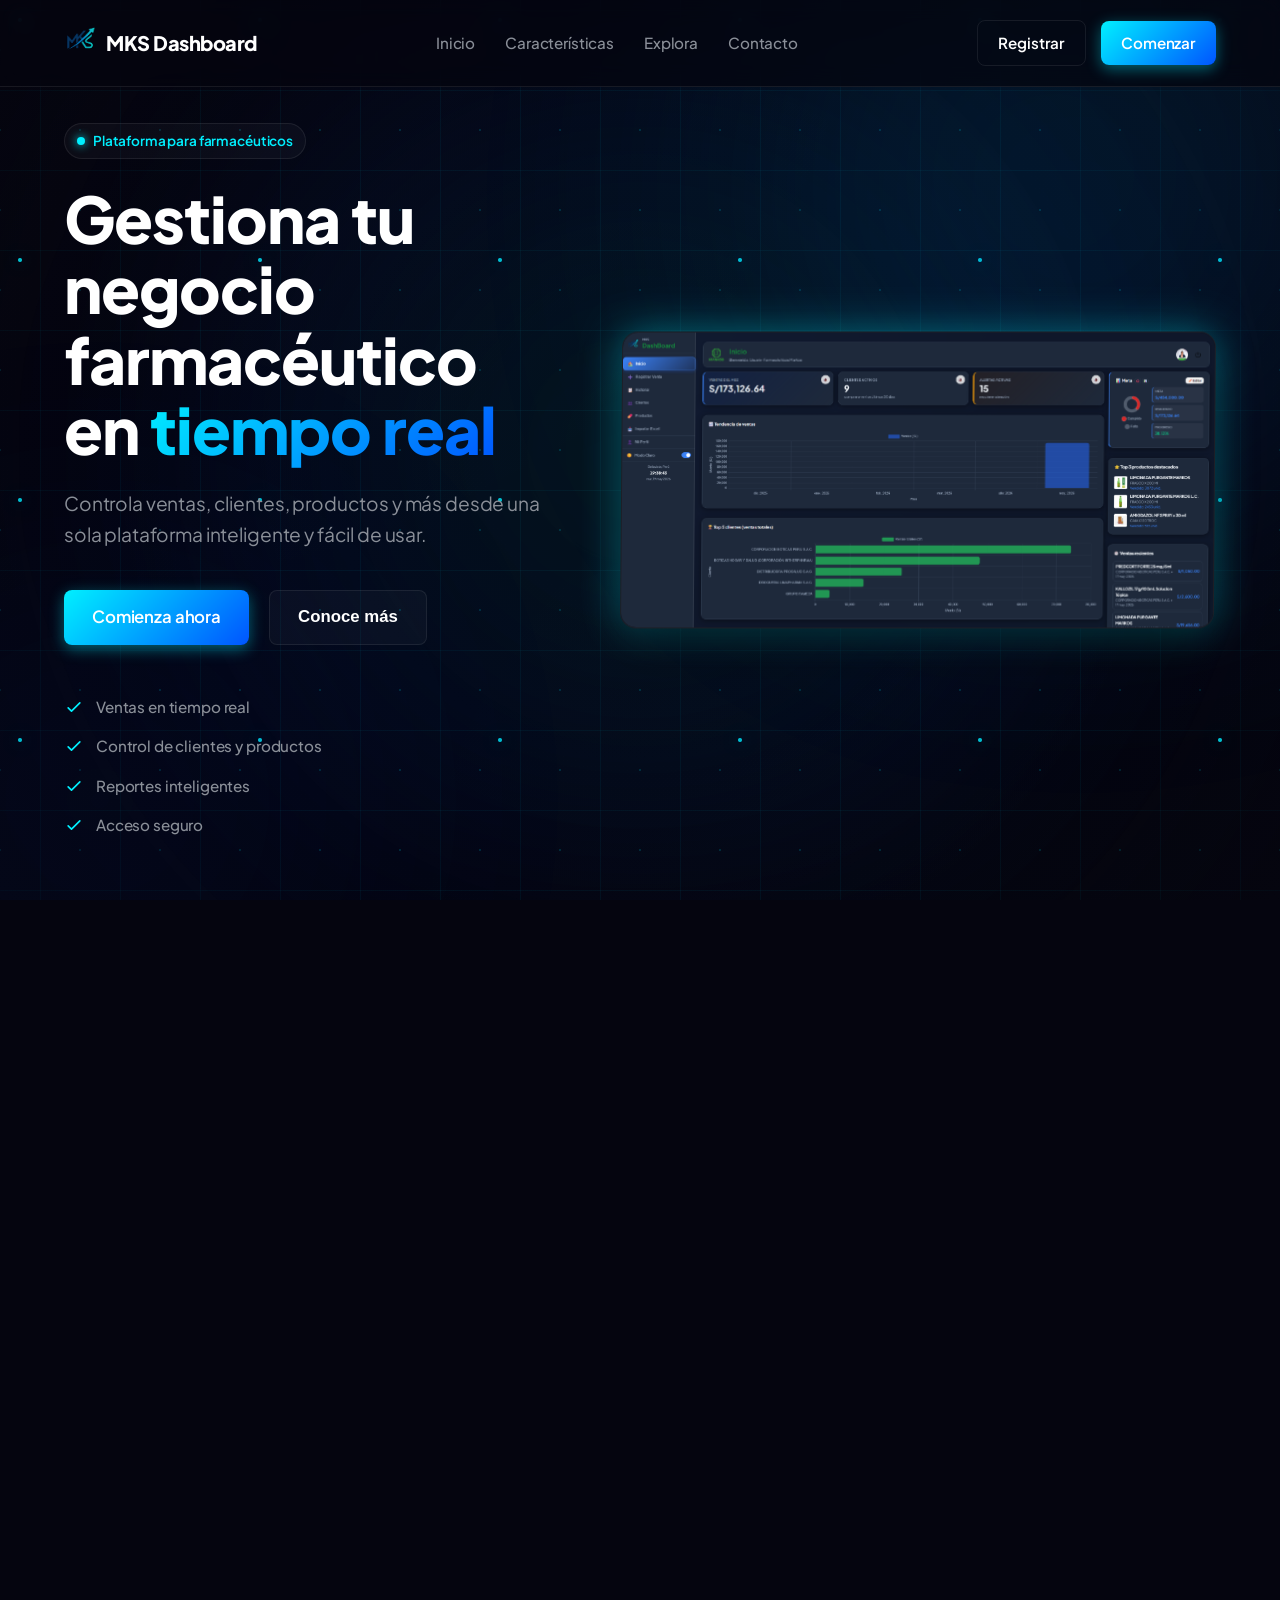
<file: index.html>
<!doctype html>
<html lang="es">
<head>
  <meta charset="utf-8" />
  <meta name="viewport" content="width=device-width, initial-scale=1, maximum-scale=5" />
  <meta name="description" content="MKS Dashboard - Gestión farmacéutica inteligente en tiempo real" />
  <meta name="theme-color" content="#2563eb" />
  <link rel="icon" href="/favicon.ico" type="image/x-icon" />
  <title>MKS Dashboard - Plataforma para Farmacéuticos</title>
  
  <!-- Open Graph / Facebook -->
  <meta property="og:type" content="website">
  <meta property="og:title" content="MKS Dashboard - Gestión Farmacéutica">
  <meta property="og:description" content="Controla ventas, clientes y productos en tiempo real.">
  <meta property="og:image" content="/assets/metatag.png">

  <!-- Twitter -->
  <meta property="twitter:card" content="summary_large_image">
  <meta property="twitter:title" content="MKS Dashboard - Gestión Farmacéutica">
  <meta property="twitter:description" content="Controla ventas, clientes y productos en tiempo real.">
  <meta property="twitter:image" content="/assets/metatag.png">

  <link rel="preconnect" href="https://fonts.googleapis.com">
  <link rel="preconnect" href="https://fonts.gstatic.com" crossorigin>
  <link href="https://fonts.googleapis.com/css2?family=Plus+Jakarta+Sans:wght@400;500;600;700;800&display=swap" rel="stylesheet">
  
  <!-- Estilos base del sistema -->
  <link rel="stylesheet" href="/src/css/style.css" />
  
  <style>
    :root {
      --bg-base: #05050f;
      --bg-surface: #0a0b14;
      --text-main: #ffffff;
      --text-muted: #8a8f98;
      --accent-glow: rgba(0, 240, 255, 0.4);
      --accent-gradient: linear-gradient(135deg, #00f0ff 0%, #0055ff 100%);
      --glass-border: rgba(255, 255, 255, 0.08);
      --glass-bg: rgba(255, 255, 255, 0.03);
    }
    
    * {
      box-sizing: border-box;
      margin: 0;
      padding: 0;
    }

    html {
      scroll-behavior: smooth;
      overflow-x: hidden;
      width: 100%;
    }

    body {
      background-color: var(--bg-base);
      color: var(--text-main);
      line-height: 1.6;
      overflow-x: hidden;
      width: 100%;
      position: relative;
    }

    /* Ambient Glow Background */
    .ambient-glow {
      position: absolute;
      width: 600px;
      height: 600px;
      background: var(--accent-gradient);
      filter: blur(150px);
      border-radius: 50%;
      opacity: 0.15;
      z-index: -1;
      top: -100px;
      right: -100px;
      pointer-events: none;
    }
    
    .ambient-glow-left {
      position: absolute;
      width: 400px;
      height: 400px;
      background: #0055ff;
      filter: blur(150px);
      border-radius: 50%;
      opacity: 0.1;
      z-index: -1;
      bottom: -100px;
      left: -100px;
      pointer-events: none;
    }

    /* Navbar */
    .navbar {
      display: flex;
      justify-content: space-between;
      align-items: center;
      padding: 20px 5%;
      background: rgba(5, 5, 15, 0.7);
      backdrop-filter: blur(12px);
      -webkit-backdrop-filter: blur(12px);
      border-bottom: 1px solid var(--glass-border);
      position: fixed;
      width: 100%;
      top: 0;
      z-index: 100;
    }

    .nav-logo {
      font-weight: 800;
      font-size: 1.25rem;
      letter-spacing: -0.5px;
      display: flex;
      align-items: center;
      gap: 10px;
      cursor: pointer;
    }

    .nav-logo img {
      width: 32px;
      height: 32px;
    }

    .nav-links {
      display: flex;
      gap: 30px;
    }

    .nav-links a {
      color: var(--text-muted);
      text-decoration: none;
      font-weight: 500;
      font-size: 0.95rem;
      transition: color 0.3s ease;
    }

    .nav-links a:hover {
      color: var(--text-main);
    }

    .nav-actions {
      display: flex;
      gap: 15px;
      align-items: center;
    }

    /* Buttons */
    .btn-landing {
      padding: 10px 20px;
      border-radius: 8px;
      font-weight: 600;
      font-size: 0.95rem;
      cursor: pointer;
      transition: all 0.3s ease;
      border: none;
      text-decoration: none;
      display: inline-flex;
      align-items: center;
      justify-content: center;
    }

    .btn-outline {
      background: transparent;
      color: var(--text-main);
      border: 1px solid var(--glass-border);
    }

    .btn-outline:hover {
      background: var(--glass-bg);
      border-color: rgba(255,255,255,0.2);
    }

    .btn-primary {
      background: var(--accent-gradient);
      color: #fff;
      box-shadow: 0 4px 15px var(--accent-glow);
    }

    .btn-primary:hover {
      transform: translateY(-2px);
      box-shadow: 0 6px 20px rgba(0, 240, 255, 0.6);
    }
    
    .btn-secondary-landing {
      background: var(--glass-bg);
      color: var(--text-main);
      border: 1px solid var(--glass-border);
    }
    
    .btn-secondary-landing:hover {
      background: rgba(255, 255, 255, 0.08);
      transform: translateY(-2px);
    }

    /* Hero Section */
    .hero {
      min-height: 100svh;
      display: flex;
      align-items: center;
      padding: 120px 5% 60px;
      position: relative;
    }

    .hero-container {
      display: flex;
      align-items: center;
      gap: 60px;
      max-width: 1400px;
      margin: 0 auto;
      width: 100%;
    }

    .hero-content {
      flex: 1;
      max-width: 600px;
      z-index: 2;
    }

    .badge-landing {
      display: inline-flex;
      align-items: center;
      gap: 8px;
      padding: 6px 12px;
      background: var(--glass-bg);
      border: 1px solid var(--glass-border);
      border-radius: 100px;
      font-size: 0.85rem;
      font-weight: 600;
      color: #00f0ff;
      margin-bottom: 24px;
    }
    
    .badge-dot {
      width: 8px;
      height: 8px;
      background: #00f0ff;
      border-radius: 50%;
      box-shadow: 0 0 10px #00f0ff;
    }

    .hero-title {
      font-size: 4rem;
      font-weight: 800;
      line-height: 1.1;
      margin-bottom: 24px;
      letter-spacing: -1px;
    }

    .text-gradient {
      background: var(--accent-gradient);
      -webkit-background-clip: text;
      -webkit-text-fill-color: transparent;
      background-clip: text;
    }

    .hero-subtitle {
      font-size: 1.2rem;
      color: var(--text-muted);
      margin-bottom: 40px;
      font-weight: 400;
    }

    .hero-actions {
      display: flex;
      gap: 20px;
      margin-bottom: 50px;
    }

    .hero-actions .btn-landing {
      padding: 14px 28px;
      font-size: 1.05rem;
    }

    .feature-icons-landing {
      display: flex;
      flex-direction: column;
      gap: 15px;
    }

    .feature-item-landing {
      display: flex;
      align-items: center;
      gap: 12px;
      font-size: 0.95rem;
      color: var(--text-muted);
      font-weight: 500;
    }
    
    .feature-item-landing svg {
      color: #00f0ff;
      width: 20px;
      height: 20px;
    }

    /* Hero Mockup */
    .hero-visual {
      flex: 1.2;
      position: relative;
      perspective: 1000px;
    }

    .dashboard-mockup {
      width: 100%;
      height: auto;
      border-radius: 16px;
      border: 1px solid var(--glass-border);
      box-shadow: 0 25px 50px -12px rgba(0, 0, 0, 0.5), 0 0 40px var(--accent-glow);
      transform: rotateY(-5deg) rotateX(5deg);
      transition: transform 0.5s ease;
      background: var(--bg-surface);
      display: block;
    }

    .hero-visual:hover .dashboard-mockup {
      transform: rotateY(0deg) rotateX(0deg);
    }

    /* Features Section */
    .features-landing {
      padding: 100px 5%;
      background: var(--bg-surface);
      position: relative;
      z-index: 2;
    }

    .features-header {
      text-align: center;
      max-width: 600px;
      margin: 0 auto 60px;
    }

    .features-title {
      font-size: 2.5rem;
      font-weight: 700;
      margin-bottom: 16px;
    }

    .features-subtitle {
      color: var(--text-muted);
      font-size: 1.1rem;
    }

    .features-grid {
      display: grid;
      grid-template-columns: repeat(auto-fit, minmax(240px, 1fr));
      gap: 20px;
      max-width: 1200px;
      margin: 0 auto;
    }

    .feature-card-landing {
      background: var(--glass-bg);
      border: 1px solid var(--glass-border);
      border-radius: 16px;
      padding: 40px 30px;
      transition: all 0.3s ease;
      position: relative;
      overflow: hidden;
    }
    
    .feature-card-landing::before {
      content: '';
      position: absolute;
      top: 0;
      left: 0;
      width: 100%;
      height: 2px;
      background: var(--accent-gradient);
      opacity: 0;
      transition: opacity 0.3s ease;
    }

    .feature-card-landing:hover {
      transform: translateY(-5px);
      background: rgba(255, 255, 255, 0.05);
      border-color: rgba(255, 255, 255, 0.1);
    }
    
    .feature-card-landing:hover::before {
      opacity: 1;
    }

    .feature-screenshot {
      width: 100%;
      height: 180px;
      object-fit: cover;
      object-position: top;
      border-radius: 12px;
      margin-bottom: 24px;
      border: 1px solid var(--glass-border);
      transition: transform 0.6s cubic-bezier(0.16, 1, 0.3, 1), box-shadow 0.6s ease;
      background: var(--bg-surface);
      box-shadow: 0 4px 15px rgba(0,0,0,0.3);
    }

    .feature-card-landing:hover .feature-screenshot {
      transform: scale(1.08) translateY(-12px) rotate(1deg);
      box-shadow: 0 20px 40px rgba(0, 240, 255, 0.25);
      border-color: rgba(0, 240, 255, 0.5);
    }

    /* Scroll Reveal Animation Styles */
    .reveal-on-scroll {
      opacity: 0;
      transform: translateY(30px);
      transition: opacity 1s cubic-bezier(0.2, 0.8, 0.2, 1), 
                  transform 1s cubic-bezier(0.2, 0.8, 0.2, 1);
      will-change: opacity, transform;
    }

    .reveal-on-scroll.is-visible {
      opacity: 1;
      transform: translateY(0);
    }

    .delay-100 { transition-delay: 100ms; }
    .delay-200 { transition-delay: 200ms; }
    .delay-300 { transition-delay: 300ms; }
    .delay-400 { transition-delay: 400ms; }
    .delay-500 { transition-delay: 500ms; }

    .feature-card-landing h3 {
      font-size: 1.3rem;
      margin-bottom: 12px;
      font-weight: 600;
    }

    .feature-card-landing p {
      color: var(--text-muted);
      font-size: 0.95rem;
      line-height: 1.6;
    }

    /* Footer */
    .footer-landing {
      padding: 40px 5%;
      text-align: center;
      border-top: 1px solid var(--glass-border);
      color: var(--text-muted);
      font-size: 0.9rem;
    }

    @media (max-width: 992px) {
      .hero-container {
        flex-direction: column;
        text-align: center;
        gap: 40px;
      }
      .hero-content {
        display: flex;
        flex-direction: column;
        align-items: center;
      }
      .hero-title {
        font-size: 3rem;
      }
      .hero-visual {
        width: 100%;
      }
      .dashboard-mockup {
        transform: none;
      }
      .nav-links {
        display: none;
      }
    }

    /* Animated Tech Lines Background (AI Interface Style) */
    .animated-lines {
      position: fixed;
      inset: 0;
      z-index: -2;
      overflow: hidden;
      pointer-events: none;
      background: radial-gradient(circle at 50% 50%, rgba(5, 5, 15, 0) 0%, var(--bg-base) 100%);
    }

    .animated-lines::before {
      content: "";
      position: absolute;
      width: 200%;
      height: 200%;
      top: -50%;
      left: -50%;
      /* Grid + Puntos en las intersecciones */
      background-image: 
        radial-gradient(rgba(0, 240, 255, 0.15) 1.5px, transparent 1.5px),
        linear-gradient(rgba(0, 240, 255, 0.05) 1px, transparent 1px),
        linear-gradient(90deg, rgba(0, 240, 255, 0.05) 1px, transparent 1px);
      background-size: 80px 80px, 80px 80px, 80px 80px;
      background-position: center center;
      animation: moveGrid 20s linear infinite;
      mask-image: radial-gradient(circle at center, black 30%, transparent 80%);
      -webkit-mask-image: radial-gradient(circle at center, black 30%, transparent 80%);
    }

    @keyframes moveGrid {
      0% { transform: translate(0, 0); }
      100% { transform: translate(-80px, -80px); }
    }

    .animated-lines::after {
      content: "";
      position: absolute;
      inset: 0;
      /* Glow central cian/azul */
      background: radial-gradient(circle at center, rgba(0, 240, 255, 0.08), rgba(0, 85, 255, 0.05) 50%, transparent 70%);
      filter: blur(80px);
      animation: pulseGlow 8s ease-in-out infinite alternate;
    }

    @keyframes pulseGlow {
      from { opacity: 0.5; transform: scale(1); }
      to { opacity: 1; transform: scale(1.1); }
    }

    /* Efecto de destellos aleatorios en los puntos */
    .sparkles {
      position: absolute;
      inset: -100px;
      background-image: radial-gradient(circle at center, rgba(0, 240, 255, 0.8) 1.5px, transparent 2.5px);
      background-size: 240px 240px; /* Tamaño asimétrico respecto al grid base de 80px */
      animation: moveGrid 15s linear infinite reverse, twinkle 5s infinite ease-in-out;
      filter: drop-shadow(0 0 8px rgba(0, 240, 255, 0.6));
    }

    @keyframes twinkle {
      0%, 100% { opacity: 0; transform: scale(0.3); }
      50% { opacity: 0.8; transform: scale(1.5); }
    }

    /* Línea de escaneo láser vertical (barrido horizontal) */
    .scan-line-v {
      position: absolute;
      top: 0;
      bottom: 0;
      width: 2px;
      background: linear-gradient(to bottom, transparent, #00f0ff, #0055ff, transparent);
      box-shadow: 0 0 20px rgba(0, 240, 255, 0.8);
      opacity: 0;
      z-index: 1;
      animation: scanV 10s linear infinite;
    }

    @keyframes scanV {
      0% { left: -1%; opacity: 0; }
      1% { opacity: 0.6; }
      15% { opacity: 0.6; }
      20% { left: 101%; opacity: 0; }
      100% { left: 101%; opacity: 0; }
    }
  </style>

  <script defer src="/src/js/mobile-optimizations.js"></script>
  <script defer src="/src/js/landing-security.js"></script>
  <script defer src="/src/js/firestore-optimizations.js"></script>
  <script defer src="/src/js/performance-optimizer.js"></script>
  <script>window.addEventListener('load', () => document.getElementById('splashScreen')?.classList.add('hidden'));</script>
</head>
<body>
  <!-- Pantalla de Carga -->
  <div id="splashScreen" class="splash-screen">
    <div class="spinner"></div>
    <img src="/assets/mks.png" alt="MKS" class="splash-logo">
  </div>

  <div class="ambient-glow"></div>
  <div class="ambient-glow-left"></div>
  <div class="animated-lines" id="techGrid">
    <div class="sparkles"></div>
    <div class="scan-line-v"></div>
  </div>

  <!-- Navbar -->
  <nav class="navbar">
    <div class="nav-logo" onclick="window.location.href='/'">
      <img src="/assets/mks.png" alt="MKS Logo" onerror="this.style.display='none'">
      MKS Dashboard
    </div>
    <div class="nav-links">
      <a href="#">Inicio</a>
      <a href="#features">Características</a>
      <a href="#details">Explora</a>
      <a href="#contact">Contacto</a>
    </div>
    <div class="nav-actions">
      <a href="/register" class="btn-landing btn-outline">Registrar</a>
      <a href="/login" class="btn-landing btn-primary">Comenzar</a>
    </div>
  </nav>

  <!-- Hero Section -->
  <section class="hero">
    <div class="hero-container">
      <div class="hero-content">
        <div class="badge-landing">
          <div class="badge-dot"></div>
          Plataforma para farmacéuticos
        </div>
        <h1 class="hero-title reveal-on-scroll">
          Gestiona tu negocio farmacéutico en <span class="text-gradient">tiempo real</span>
        </h1>
        <p class="hero-subtitle reveal-on-scroll delay-100">
          Controla ventas, clientes, productos y más desde una sola plataforma inteligente y fácil de usar.
        </p>
        <div class="hero-actions reveal-on-scroll delay-200">
          <a href="/login" class="btn-landing btn-primary">Comienza ahora</a>
          <button class="btn-landing btn-secondary-landing" onclick="document.getElementById('features').scrollIntoView({behavior: 'smooth'})">Conoce más</button>
        </div>
        <div class="feature-icons-landing reveal-on-scroll delay-300">
          <div class="feature-item-landing">
            <svg fill="none" stroke="currentColor" viewBox="0 0 24 24" xmlns="http://www.w3.org/2000/svg"><path stroke-linecap="round" stroke-linejoin="round" stroke-width="2" d="M5 13l4 4L19 7"></path></svg>
            Ventas en tiempo real
          </div>
          <div class="feature-item-landing">
            <svg fill="none" stroke="currentColor" viewBox="0 0 24 24" xmlns="http://www.w3.org/2000/svg"><path stroke-linecap="round" stroke-linejoin="round" stroke-width="2" d="M5 13l4 4L19 7"></path></svg>
            Control de clientes y productos
          </div>
          <div class="feature-item-landing">
            <svg fill="none" stroke="currentColor" viewBox="0 0 24 24" xmlns="http://www.w3.org/2000/svg"><path stroke-linecap="round" stroke-linejoin="round" stroke-width="2" d="M5 13l4 4L19 7"></path></svg>
            Reportes inteligentes
          </div>
          <div class="feature-item-landing">
            <svg fill="none" stroke="currentColor" viewBox="0 0 24 24" xmlns="http://www.w3.org/2000/svg"><path stroke-linecap="round" stroke-linejoin="round" stroke-width="2" d="M5 13l4 4L19 7"></path></svg>
            Acceso seguro
          </div>
        </div>
      </div>
      <div class="hero-visual">
        <img src="/assets/dashboard.png" alt="MKS Dashboard Preview" class="dashboard-mockup" onerror="this.src='https://placehold.co/1200x800/0a0b14/ffffff?text=Dashboard+Preview'">
      </div>
    </div>
  </section>

  <!-- Features Section -->
  <section id="features" class="features-landing">
    <div class="features-header reveal-on-scroll">
      <h2 class="features-title">Todo lo que necesitas para tu farmacia</h2>
      <p class="features-subtitle">Herramientas diseñadas específicamente para optimizar la gestión de tu negocio farmacéutico.</p>
    </div>
    
    <div class="features-grid">
      <div class="feature-card-landing card-sales reveal-on-scroll">
        <div class="feature-icon-box">
          <svg width="28" height="28" viewBox="0 0 24 24" fill="none" stroke="currentColor" stroke-width="2" stroke-linecap="round" stroke-linejoin="round"><line x1="12" y1="1" x2="12" y2="23"></line><path d="M17 5H9.5a3.5 3.5 0 0 0 0 7h5a3.5 3.5 0 0 1 0 7H6"></path></svg>
        </div>
        <h3>Gestión de ventas</h3>
        <p>Registro masivo de productos con control estricto de lotes y bonificaciones en una sola transacción rápida.</p>
      </div>

      <div class="feature-card-landing card-stock reveal-on-scroll delay-100">
        <div class="feature-icon-box">
          <svg width="28" height="28" viewBox="0 0 24 24" fill="none" stroke="currentColor" stroke-width="2" stroke-linecap="round" stroke-linejoin="round"><path d="M21 16V8a2 2 0 0 0-1-1.73l-7-4a2 2 0 0 0-2 0l-7 4A2 2 0 0 0 3 8v8a2 2 0 0 0 1 1.73l7 4a2 2 0 0 0 2 0l7-4A2 2 0 0 0 21 16z"></path><polyline points="3.27 6.96 12 12.01 20.73 6.96"></polyline><line x1="12" y1="22.08" x2="12" y2="12"></line></svg>
        </div>
        <h3>Stock y Catálogo</h3>
        <p>Gestión centralizada de precios VVF/PVF y márgenes con visualización de inventario siempre sincronizada.</p>
      </div>

      <div class="feature-card-landing card-history reveal-on-scroll delay-200">
        <div class="feature-icon-box">
          <svg width="28" height="28" viewBox="0 0 24 24" fill="none" stroke="currentColor" stroke-width="2" stroke-linecap="round" stroke-linejoin="round"><line x1="18" y1="20" x2="18" y2="10"></line><line x1="12" y1="20" x2="12" y2="4"></line><line x1="6" y1="20" x2="6" y2="14"></line></svg>
        </div>
        <h3>Historial Potente</h3>
        <p>Análisis de movimientos con filtros avanzados por fecha o cliente y exportación rápida de reportes a Excel.</p>
      </div>

      <div class="feature-card-landing card-clients reveal-on-scroll delay-300">
        <div class="feature-icon-box">
          <svg width="28" height="28" viewBox="0 0 24 24" fill="none" stroke="currentColor" stroke-width="2" stroke-linecap="round" stroke-linejoin="round"><path d="M17 21v-2a4 4 0 0 0-4-4H5a4 4 0 0 0-4 4v2"></path><circle cx="9" cy="7" r="4"></circle><path d="M23 21v-2a4 4 0 0 0-3-3.87"></path><path d="M16 3.13a4 4 0 0 1 0 7.75"></path></svg>
        </div>
        <h3>Panel Clientes</h3>
        <p>Control de fidelidad y actividad para detectar fugas de clientes y estimar fechas de próxima recompra.</p>
      </div>
    </div>
  </section>

  <!-- Sección detallada con pestañas interactivas -->
  <section id="details" class="details-section">
    <div class="details-container">
      <div class="details-header reveal-on-scroll">
        <h2>Explora cada módulo en profundidad</h2>
        <p>Descubre cómo MKS Dashboard transforma cada área de tu negocio</p>
      </div>

      <!-- Pestañas -->
      <div class="details-tabs">
        <button class="tab-btn active" data-tab="ventas">💊 Ventas</button>
        <button class="tab-btn" data-tab="productos">📦 Productos</button>
        <button class="tab-btn" data-tab="historial">📊 Historial</button>
        <button class="tab-btn" data-tab="clientes">👥 Clientes</button>
      </div>

      <!-- Contenido de cada pestaña -->
      <div class="details-content">
        <!-- Ventas -->
        <div class="detail-panel active" id="tab-ventas">
          <div class="detail-image">
            <img src="/assets/ventas.png" alt="Módulo Ventas" loading="lazy" onerror="this.src='https://placehold.co/600x400/0a0b14/00f0ff?text=Ventas+Mockup'">
          </div>
          <div class="detail-text">
            <h3>Gestión de Ventas <span class="badge-new">Nuevo</span></h3>
            <p>Optimiza cada transacción con herramientas diseñadas para farmacias y distribuidoras.</p>
            <ul class="detail-list">
              <li>Registro múltiple de productos en una sola venta</li>
              <li>Control de lote, fecha de vencimiento y cantidad</li>
              <li>Precios personalizados por cliente (calculador automático VVF/PVF)</li>
              <li>Bonificaciones con un solo clic (precio 0)</li>
              <li>Vista previa de imágenes de productos</li>
            </ul>
          </div>
        </div>

        <!-- Productos -->
        <div class="detail-panel" id="tab-productos">
          <div class="detail-image">
            <img src="/assets/productos.png" alt="Módulo Productos" loading="lazy" onerror="this.src='https://placehold.co/600x400/0a0b14/00f0ff?text=Productos+Mockup'">
          </div>
          <div class="detail-text">
            <h3>Catálogo Inteligente</h3>
            <p>Centraliza todos tus productos con precios dinámicos y actualización en tiempo real.</p>
            <ul class="detail-list">
              <li>Importación/exportación masiva desde Excel</li>
              <li>Cálculo automático de PVF a partir de VVF + descuento</li>
              <li>Galería de imágenes por producto</li>
              <li>Búsqueda rápida por nombre o presentación</li>
              <li>Control de stock y alertas de vencimiento</li>
            </ul>
          </div>
        </div>

        <!-- Historial -->
        <div class="detail-panel" id="tab-historial">
          <div class="detail-image">
            <img src="/assets/historial.png" alt="Módulo Historial" loading="lazy" onerror="this.src='https://placehold.co/600x400/0a0b14/00f0ff?text=Historial+Mockup'">
          </div>
          <div class="detail-text">
            <h3>Historial Avanzado</h3>
            <p>Analiza todas tus transacciones con filtros potentes y visualización clara.</p>
            <ul class="detail-list">
              <li>Filtros por fecha, cliente, producto, lote y vencimiento</li>
              <li>Agrupación automática por cliente (secciones colapsables)</li>
              <li>Exportación a Excel con un clic</li>
              <li>Edición y eliminación de ventas directamente desde la tabla</li>
              <li>Vista detallada de cada transacción</li>
            </ul>
          </div>
        </div>

        <!-- Clientes -->
        <div class="detail-panel" id="tab-clientes">
          <div class="detail-image">
            <img src="/assets/clientes.png" alt="Módulo Clientes" loading="lazy" onerror="this.src='https://placehold.co/600x400/0a0b14/00f0ff?text=Clientes+Mockup'">
          </div>
          <div class="detail-text">
            <h3>Panel de Clientes</h3>
            <p>Conoce a fondo el comportamiento de compra de tus clientes y fidelízalos.</p>
            <ul class="detail-list">
              <li>Perfil completo con RUC, contacto, dirección y logo</li>
              <li>Historial de compras y montos acumulados</li>
              <li>Indicadores de actividad (última compra, frecuencia)</li>
              <li>Estimación de próxima recompra basada en historial real</li>
              <li>Exportación e importación de lista de clientes desde Excel</li>
            </ul>
          </div>
        </div>
      </div>
    </div>
  </section>

  <style>
    /* Media Queries específicas para el Grid de Características */
    @media (max-width: 1024px) {
      .features-grid {
        grid-template-columns: repeat(2, 1fr);
      }
    }
    @media (max-width: 768px) {
      .features-grid {
        grid-template-columns: 1fr;
      }
      .feature-card-landing {
        padding: 32px 24px;
      }
    }

    /* Sección detallada con pestañas */
    .details-section {
      padding: 80px 5%;
      background: linear-gradient(180deg, var(--bg-surface) 0%, var(--bg-base) 100%);
      position: relative;
      z-index: 2;
    }

    .details-container {
      max-width: 1300px;
      margin: 0 auto;
    }

    .details-header {
      text-align: center;
      margin-bottom: 50px;
    }

    .details-header h2 {
      font-size: 2.3rem;
      font-weight: 700;
      background: linear-gradient(135deg, #fff, #00f0ff);
      -webkit-background-clip: text;
      background-clip: text;
      color: transparent;
      margin-bottom: 16px;
    }

    .details-header p {
      color: var(--text-muted);
      font-size: 1.1rem;
    }

    /* Pestañas */
    .details-tabs {
      display: flex;
      justify-content: center;
      gap: 12px;
      flex-wrap: wrap;
      margin-bottom: 50px;
    }

    .tab-btn {
      background: var(--glass-bg);
      border: 1px solid var(--glass-border);
      padding: 12px 28px;
      border-radius: 50px;
      font-weight: 600;
      font-size: 1rem;
      color: var(--text-muted);
      cursor: pointer;
      transition: all 0.3s ease;
      backdrop-filter: blur(4px);
    }

    .tab-btn:hover {
      background: rgba(0, 240, 255, 0.1);
      border-color: #00f0ff;
      color: white;
      transform: translateY(-2px);
    }

    .tab-btn.active {
      background: linear-gradient(135deg, #00f0ff, #0055ff);
      color: white;
      border-color: transparent;
      box-shadow: 0 4px 15px rgba(0, 240, 255, 0.3);
    }

    /* Contenido de pestañas */
    .details-content {
      position: relative;
      min-height: 450px;
    }

    .detail-panel {
      display: none;
      grid-template-columns: 1fr 1fr;
      gap: 50px;
      align-items: center;
      animation: fadeSlideUp 0.5s ease forwards;
    }

    .detail-panel.active {
      display: grid;
    }

    @keyframes fadeSlideUp {
      from { opacity: 0; transform: translateY(30px); }
      to { opacity: 1; transform: translateY(0); }
    }

    .detail-image {
      border-radius: 24px;
      overflow: hidden;
      box-shadow: 0 20px 40px rgba(0, 0, 0, 0.4), 0 0 0 1px rgba(0, 240, 255, 0.1);
      transition: transform 0.4s ease, box-shadow 0.4s ease;
    }

    .detail-image:hover {
      transform: scale(1.02);
      box-shadow: 0 30px 50px rgba(0, 240, 255, 0.2);
    }

    .detail-image img {
      width: 100%;
      height: auto;
      display: block;
      border-radius: 20px;
    }

    .detail-text h3 {
      font-size: 2rem;
      font-weight: 700;
      margin-bottom: 20px;
      background: linear-gradient(135deg, #fff, #00f0ff);
      -webkit-background-clip: text;
      background-clip: text;
      color: transparent;
    }

    .badge-new {
      font-size: 0.8rem;
      background: rgba(0, 240, 255, 0.2);
      color: #00f0ff;
      padding: 4px 12px;
      border-radius: 50px;
      margin-left: 12px;
      vertical-align: middle;
    }

    .detail-text p {
      font-size: 1.1rem;
      color: var(--text-muted);
      margin-bottom: 24px;
    }

    .detail-list {
      list-style: none;
      padding: 0;
      display: flex;
      flex-direction: column;
      gap: 12px;
    }

    .detail-list li {
      font-size: 1rem;
      color: #cbd5e1;
      display: flex;
      align-items: center;
      gap: 12px;
    }

    .detail-list li::before {
      content: "▹";
      color: #00f0ff;
      font-size: 1.2rem;
    }

    /* Responsive */
    @media (max-width: 992px) {
      .detail-panel { grid-template-columns: 1fr; gap: 30px; text-align: center; }
      .detail-list li { justify-content: center; }
      .detail-text h3 { font-size: 1.5rem; }
      .details-header h2 { font-size: 1.8rem; }
    }

    @media (max-width: 768px) {
      .details-section { padding: 50px 5%; }
      .tab-btn { padding: 8px 18px; font-size: 0.85rem; }
      .detail-text p { font-size: 1rem; }
    }

    /* Contact and Legal Styles */
    .contact-section, .legal-section {
      padding: 100px 5%;
      max-width: 1300px;
      margin: 0 auto;
      text-align: center;
    }
    .contact-grid {
      display: flex;
      justify-content: center;
      gap: 25px;
      flex-wrap: wrap;
      margin-top: 40px;
    }
    .contact-link {
      display: flex;
      align-items: center;
      gap: 12px;
      color: #fff;
      text-decoration: none;
      background: rgba(255, 255, 255, 0.03);
      padding: 18px 30px;
      border-radius: 16px;
      border: 1px solid var(--glass-border);
      transition: all 0.3s cubic-bezier(0.16, 1, 0.3, 1);
      font-weight: 600;
    }
    .contact-link:hover {
      border-color: #00f0ff;
      background: rgba(0, 240, 255, 0.05);
      transform: translateY(-5px);
      box-shadow: 0 10px 30px rgba(0, 240, 255, 0.15);
    }
    .legal-grid {
      display: grid;
      grid-template-columns: 1fr 1fr;
      gap: 30px;
      margin-top: 60px;
    }
    @media (max-width: 992px) { .legal-grid { grid-template-columns: 1fr; } }
    .legal-card {
      background: rgba(255, 255, 255, 0.02);
      padding: 40px;
      border-radius: 24px;
      border: 1px solid var(--glass-border);
      text-align: left;
    }
    .legal-card h3 { font-size: 1.5rem; margin-bottom: 20px; color: #fff; }
    .legal-card p { color: var(--text-muted); line-height: 1.8; }
  </style>

  <!-- Sección de Contacto -->
  <section id="contact" class="contact-section">
    <h2 class="features-title">Hablemos</h2>
    <p class="features-subtitle">¿Tienes alguna duda o necesitas soporte personalizado? Estamos aquí para ayudarte.</p>
    <div class="contact-grid">
      <a href="https://wa.me/51918605351" target="_blank" class="contact-link">
        <svg width="24" height="24" fill="currentColor" viewBox="0 0 24 24"><path d="M17.472 14.382c-.297-.149-1.758-.867-2.03-.967-.273-.099-.471-.148-.67.15-.197.297-.767.966-.94 1.164-.173.199-.347.223-.644.075-.297-.15-1.255-.463-2.39-1.347-.883-.788-1.48-1.761-1.653-2.059-.173-.297-.018-.458.13-.606.134-.133.298-.347.446-.52.13-.133.298-.347.446-.52.149-.174.198-.298.298-.497.099-.198.05-.371-.025-.52-.075-.149-.669-1.612-.916-2.307-.24-.679-.481-.588-.67-.588-.174 0-.373-.021-.573-.021-.198 0-.522.074-.796.373-.273.3-.374 0-1.043.6-.669.6-2.008 1.564-2.008 3.812 0 2.247 1.636 4.417 1.859 4.715.222.299 3.221 4.923 7.803 6.902 1.091.47 1.943.75 2.603.959 1.096.348 2.095.3 2.885.182.88-.132 1.758-.718 2.007-1.378.25-.66.25-1.226.175-1.378-.076-.15-.275-.224-.573-.373zM12 2.031c-5.502 0-9.969 4.467-9.969 9.969 0 2.126.701 4.095 1.892 5.688L2.031 22.5l5.012-1.831c1.511.821 3.223 1.285 5.045 1.285 5.502 0 9.969-4.467 9.969-9.969 0-5.502-4.467-9.969-9.969-9.969z"/></svg>
        WhatsApp
      </a>
      <a href="mailto:ismazr.dev@gmail.com" class="contact-link">
        <svg width="24" height="24" fill="none" stroke="currentColor" stroke-width="2" viewBox="0 0 24 24"><path d="M4 4h16c1.1 0 2 .9 2 2v12c0 1.1-.9 2-2 2H4c-1.1 0-2-.9-2-2V6c0-1.1.9-2 2-2z"></path><polyline points="22,6 12,13 2,6"></polyline></svg>
        Email
      </a>
      <a href="https://www.linkedin.com/in/ismael-zamora/" target="_blank" class="contact-link">
        <svg width="24" height="24" fill="currentColor" viewBox="0 0 24 24"><path d="M19 0h-14c-2.761 0-5 2.239-5 5v14c0 2.761 2.239 5 5 5h14c2.762 0 5-2.239 5-5v-14c0-2.761-2.238-5-5-5zm-11 19h-3v-11h3v11zm-1.5-12.268c-.966 0-1.75-.79-1.75-1.764s.784-1.764 1.75-1.764 1.75.79 1.75 1.764-.783 1.764-1.75 1.764zm13.5 12.268h-3v-5.604c0-3.368-4-3.113-4 0v5.604h-3v-11h3v1.765c1.396-2.586 7-2.777 7 2.476v6.759z"/></svg>
        LinkedIn
      </a>
    </div>
  </section>

  <!-- Sección Legal -->
  <section class="legal-section">
    <div class="legal-grid">
      <div id="privacy" class="legal-card">
        <h3>Política de privacidad</h3>
        <p>En MKS Dashboard, tu privacidad es nuestra prioridad absoluta. Toda la información registrada en el sistema —desde inventarios hasta datos de clientes— está protegida por protocolos de cifrado de alta seguridad. No compartimos tus datos con terceros y garantizamos que la información se utiliza exclusivamente para optimizar la gestión de tu farmacia y proporcionarte métricas precisas en tiempo real.</p>
      </div>
      <div id="terms" class="legal-card">
        <h3>Términos de uso</h3>
        <p>El uso de la plataforma MKS Dashboard implica la aceptación de nuestras condiciones de servicio. Proporcionamos una herramienta avanzada para la administración farmacéutica; el usuario es el único responsable de la integridad de los datos ingresados y del cumplimiento de las normativas locales vigentes. Nos reservamos el derecho de actualizar nuestras herramientas para garantizar siempre el mejor rendimiento y seguridad.</p>
      </div>
    </div>
  </section>

  <footer class="footer-landing">
    <p>&copy; 2026 MKS Dashboard. Todos los derechos reservados.</p>
  </footer>

  <script>
    // Efecto Parallax suave para la cuadrícula tecnológica
    document.addEventListener('mousemove', (e) => {
      const grid = document.getElementById('techGrid');
      if (!grid) return;
      const x = (e.clientX / window.innerWidth - 0.5) * 25;
      const y = (e.clientY / window.innerHeight - 0.5) * 25;
      grid.style.transform = `translate(${x}px, ${y}px)`;
    });

    // Control de pestañas en la sección detallada
    const tabBtns = document.querySelectorAll('.tab-btn');
    const panels = document.querySelectorAll('.detail-panel');

    tabBtns.forEach(btn => {
      btn.addEventListener('click', () => {
        const tabId = btn.dataset.tab;
        
        // Cambiar clase active en botones
        tabBtns.forEach(b => b.classList.remove('active'));
        btn.classList.add('active');
        
        // Mostrar panel correspondiente
        panels.forEach(panel => {
          panel.classList.remove('active');
          if (panel.id === `tab-${tabId}`) {
            panel.classList.add('active');
          }
        });
      });
    });

    // Lógica de Scroll Reveal con Intersection Observer
    document.addEventListener('DOMContentLoaded', () => {
      const observerOptions = {
        threshold: 0.15, // Se activa cuando el 15% del elemento es visible
        rootMargin: '0px 0px -50px 0px' // Margen inferior para que no se active justo en el borde
      };

      const observer = new IntersectionObserver((entries) => {
        entries.forEach(entry => {
          if (entry.isIntersecting) {
            entry.target.classList.add('is-visible');
            observer.unobserve(entry.target); // Dejar de observar una vez animado
          }
        });
      }, observerOptions);

      document.querySelectorAll('.reveal-on-scroll').forEach(el => observer.observe(el));
    });
  </script>
</body>
</html>
</file>
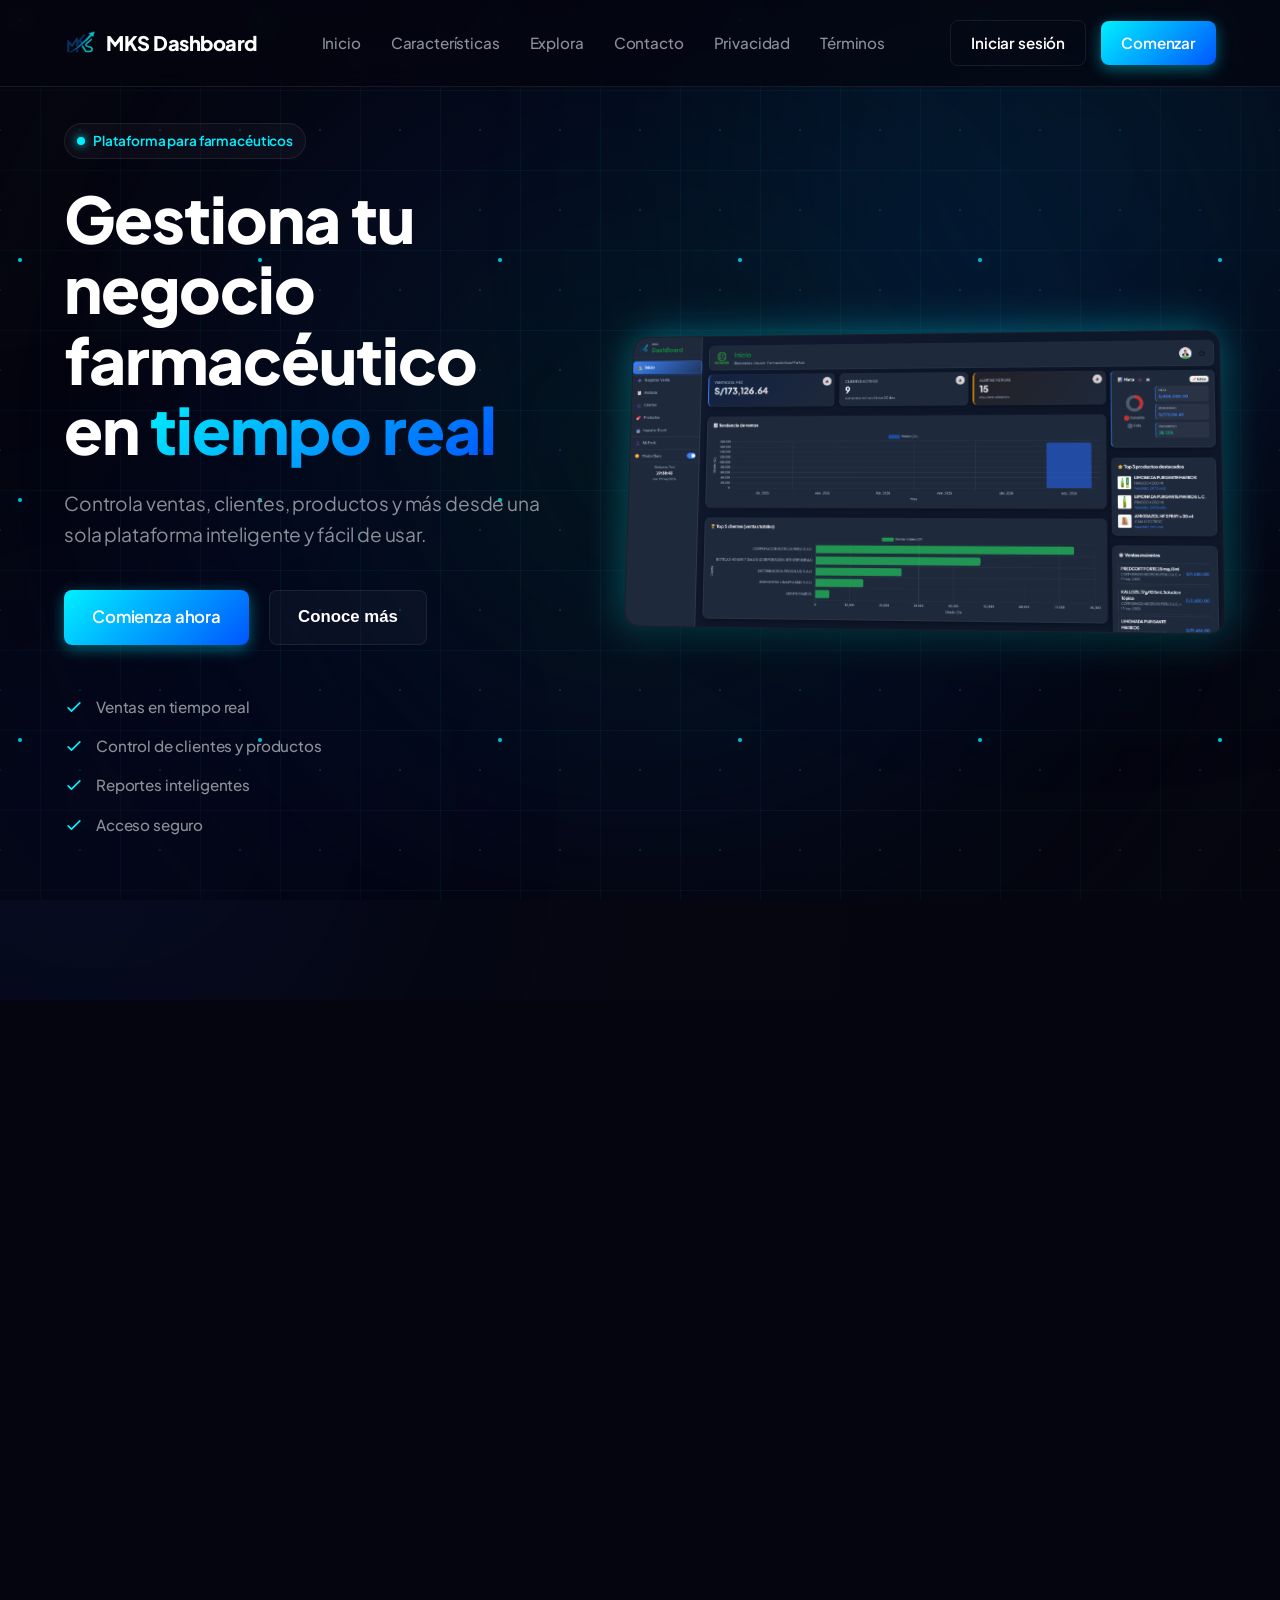
<file: public/index.html>
<!doctype html>
<html lang="es">
<head>
  <meta charset="utf-8" />
  <meta name="viewport" content="width=device-width, initial-scale=1, maximum-scale=5" />
  <meta name="description" content="MKS Dashboard - Gestión farmacéutica inteligente en tiempo real" />
  <meta name="theme-color" content="#2563eb" />
  <link rel="icon" href="/favicon.ico" type="image/x-icon" />
  <title>MKS Dashboard - Plataforma para Farmacéuticos</title>
  <link rel="preconnect" href="https://fonts.googleapis.com">
  <link href="https://fonts.googleapis.com/css2?family=Plus+Jakarta+Sans:wght@400;500;600;700;800&display=swap" rel="stylesheet">
  
  <!-- Estilos base del sistema -->
  <link rel="stylesheet" href="/src/css/style.css" />
  
  <style>
    :root {
      --bg-base: #05050f;
      --bg-surface: #0a0b14;
      --text-main: #ffffff;
      --text-muted: #8a8f98;
      --accent-glow: rgba(0, 240, 255, 0.4);
      --accent-gradient: linear-gradient(135deg, #00f0ff 0%, #0055ff 100%);
      --glass-border: rgba(255, 255, 255, 0.08);
      --glass-bg: rgba(255, 255, 255, 0.03);
    }
    
    * {
      box-sizing: border-box;
      margin: 0;
      padding: 0;
    }

    body {
      background-color: var(--bg-base);
      color: var(--text-main);
      line-height: 1.6;
      overflow-x: hidden;
    }

    html {
      scroll-behavior: smooth;
    }

    /* Ambient Glow Background */
    .ambient-glow {
      position: absolute;
      width: 600px;
      height: 600px;
      background: var(--accent-gradient);
      filter: blur(150px);
      border-radius: 50%;
      opacity: 0.15;
      z-index: -1;
      top: -100px;
      right: -100px;
      pointer-events: none;
    }
    
    .ambient-glow-left {
      position: absolute;
      width: 400px;
      height: 400px;
      background: #0055ff;
      filter: blur(150px);
      border-radius: 50%;
      opacity: 0.1;
      z-index: -1;
      bottom: -100px;
      left: -100px;
      pointer-events: none;
    }

    /* Navbar */
    .navbar {
      display: flex;
      justify-content: space-between;
      align-items: center;
      padding: 20px 5%;
      background: rgba(5, 5, 15, 0.7);
      backdrop-filter: blur(12px);
      -webkit-backdrop-filter: blur(12px);
      border-bottom: 1px solid var(--glass-border);
      position: fixed;
      width: 100%;
      top: 0;
      z-index: 100;
    }

    .nav-logo {
      font-weight: 800;
      font-size: 1.25rem;
      letter-spacing: -0.5px;
      display: flex;
      align-items: center;
      gap: 10px;
      cursor: pointer;
    }

    .nav-logo img {
      width: 32px;
      height: 32px;
    }

    .nav-links {
      display: flex;
      gap: 30px;
    }

    .nav-links a {
      color: var(--text-muted);
      text-decoration: none;
      font-weight: 500;
      font-size: 0.95rem;
      transition: color 0.3s ease;
    }

    .nav-links a:hover {
      color: var(--text-main);
    }

    .nav-actions {
      display: flex;
      gap: 15px;
      align-items: center;
    }

    /* Buttons */
    .btn-landing {
      padding: 10px 20px;
      border-radius: 8px;
      font-weight: 600;
      font-size: 0.95rem;
      cursor: pointer;
      transition: all 0.3s ease;
      border: none;
      text-decoration: none;
      display: inline-flex;
      align-items: center;
      justify-content: center;
    }

    .btn-outline {
      background: transparent;
      color: var(--text-main);
      border: 1px solid var(--glass-border);
    }

    .btn-outline:hover {
      background: var(--glass-bg);
      border-color: rgba(255,255,255,0.2);
    }

    .btn-primary {
      background: var(--accent-gradient);
      color: #fff;
      box-shadow: 0 4px 15px var(--accent-glow);
    }

    .btn-primary:hover {
      transform: translateY(-2px);
      box-shadow: 0 6px 20px rgba(0, 240, 255, 0.6);
    }
    
    .btn-secondary-landing {
      background: var(--glass-bg);
      color: var(--text-main);
      border: 1px solid var(--glass-border);
    }
    
    .btn-secondary-landing:hover {
      background: rgba(255, 255, 255, 0.08);
      transform: translateY(-2px);
    }

    /* Hero Section */
    .hero {
      min-height: 100vh;
      display: flex;
      align-items: center;
      padding: 120px 5% 60px;
      position: relative;
    }

    .hero-container {
      display: flex;
      align-items: center;
      gap: 60px;
      max-width: 1400px;
      margin: 0 auto;
      width: 100%;
    }

    .hero-content {
      flex: 1;
      max-width: 600px;
      z-index: 2;
    }

    .badge-landing {
      display: inline-flex;
      align-items: center;
      gap: 8px;
      padding: 6px 12px;
      background: var(--glass-bg);
      border: 1px solid var(--glass-border);
      border-radius: 100px;
      font-size: 0.85rem;
      font-weight: 600;
      color: #00f0ff;
      margin-bottom: 24px;
    }
    
    .badge-dot {
      width: 8px;
      height: 8px;
      background: #00f0ff;
      border-radius: 50%;
      box-shadow: 0 0 10px #00f0ff;
    }

    .hero-title {
      font-size: 4rem;
      font-weight: 800;
      line-height: 1.1;
      margin-bottom: 24px;
      letter-spacing: -1px;
    }

    .text-gradient {
      background: var(--accent-gradient);
      -webkit-background-clip: text;
      -webkit-text-fill-color: transparent;
      background-clip: text;
    }

    .hero-subtitle {
      font-size: 1.2rem;
      color: var(--text-muted);
      margin-bottom: 40px;
      font-weight: 400;
    }

    .hero-actions {
      display: flex;
      gap: 20px;
      margin-bottom: 50px;
    }

    .hero-actions .btn-landing {
      padding: 14px 28px;
      font-size: 1.05rem;
    }

    .feature-icons-landing {
      display: flex;
      flex-direction: column;
      gap: 15px;
    }

    .feature-item-landing {
      display: flex;
      align-items: center;
      gap: 12px;
      font-size: 0.95rem;
      color: var(--text-muted);
      font-weight: 500;
    }
    
    .feature-item-landing svg {
      color: #00f0ff;
      width: 20px;
      height: 20px;
    }

    /* Hero Mockup */
    .hero-visual {
      flex: 1.2;
      position: relative;
      perspective: 1000px;
    }

    .dashboard-mockup {
      width: 100%;
      height: auto;
      border-radius: 16px;
      border: 1px solid var(--glass-border);
      box-shadow: 0 25px 50px -12px rgba(0, 0, 0, 0.5), 0 0 40px var(--accent-glow);
      transform: rotateY(-5deg) rotateX(5deg);
      transition: transform 0.5s ease;
      background: var(--bg-surface);
      display: block;
    }

    .hero-visual:hover .dashboard-mockup {
      transform: rotateY(0deg) rotateX(0deg);
    }

    /* Features Section */
    .features-landing {
      padding: 100px 5%;
      background: var(--bg-surface);
      position: relative;
      z-index: 2;
    }

    .features-header {
      text-align: center;
      max-width: 600px;
      margin: 0 auto 60px;
    }

    .features-title {
      font-size: 2.5rem;
      font-weight: 700;
      margin-bottom: 16px;
    }

    .features-subtitle {
      color: var(--text-muted);
      font-size: 1.1rem;
    }

    .features-grid {
      display: grid;
      grid-template-columns: repeat(auto-fit, minmax(240px, 1fr));
      gap: 20px;
      max-width: 1200px;
      margin: 0 auto;
    }

    .feature-card-landing {
      background: var(--glass-bg);
      border: 1px solid var(--glass-border);
      border-radius: 16px;
      padding: 40px 30px;
      transition: all 0.3s ease;
      position: relative;
      overflow: hidden;
    }
    
    .feature-card-landing::before {
      content: '';
      position: absolute;
      top: 0;
      left: 0;
      width: 100%;
      height: 2px;
      background: var(--accent-gradient);
      opacity: 0;
      transition: opacity 0.3s ease;
    }

    .feature-card-landing:hover {
      transform: translateY(-5px);
      background: rgba(255, 255, 255, 0.05);
      border-color: rgba(255, 255, 255, 0.1);
    }
    
    .feature-card-landing:hover::before {
      opacity: 1;
    }

    .feature-screenshot {
      width: 100%;
      height: 180px;
      object-fit: cover;
      object-position: top;
      border-radius: 12px;
      margin-bottom: 24px;
      border: 1px solid var(--glass-border);
      transition: transform 0.6s cubic-bezier(0.16, 1, 0.3, 1), box-shadow 0.6s ease;
      background: var(--bg-surface);
      box-shadow: 0 4px 15px rgba(0,0,0,0.3);
    }

    .feature-card-landing:hover .feature-screenshot {
      transform: scale(1.08) translateY(-12px) rotate(1deg);
      box-shadow: 0 20px 40px rgba(0, 240, 255, 0.25);
      border-color: rgba(0, 240, 255, 0.5);
    }

    .feature-card-landing h3 {
      font-size: 1.3rem;
      margin-bottom: 12px;
      font-weight: 600;
    }

    .feature-card-landing p {
      color: var(--text-muted);
      font-size: 0.95rem;
      line-height: 1.6;
    }

    /* Footer */
    .footer-landing {
      padding: 40px 5%;
      text-align: center;
      border-top: 1px solid var(--glass-border);
      color: var(--text-muted);
      font-size: 0.9rem;
    }

    @media (max-width: 992px) {
      .hero-container {
        flex-direction: column;
        text-align: center;
        gap: 40px;
      }
      .hero-content {
        display: flex;
        flex-direction: column;
        align-items: center;
      }
      .hero-title {
        font-size: 3rem;
      }
      .hero-visual {
        width: 100%;
      }
      .dashboard-mockup {
        transform: none;
      }
      .nav-links {
        display: none;
      }
    }

    /* Animated Tech Lines Background (AI Interface Style) */
    .animated-lines {
      position: fixed;
      inset: 0;
      z-index: -2;
      overflow: hidden;
      pointer-events: none;
      background: radial-gradient(circle at 50% 50%, rgba(5, 5, 15, 0) 0%, var(--bg-base) 100%);
    }

    .animated-lines::before {
      content: "";
      position: absolute;
      width: 200%;
      height: 200%;
      top: -50%;
      left: -50%;
      /* Grid + Puntos en las intersecciones */
      background-image: 
        radial-gradient(rgba(0, 240, 255, 0.15) 1.5px, transparent 1.5px),
        linear-gradient(rgba(0, 240, 255, 0.05) 1px, transparent 1px),
        linear-gradient(90deg, rgba(0, 240, 255, 0.05) 1px, transparent 1px);
      background-size: 80px 80px, 80px 80px, 80px 80px;
      background-position: center center;
      animation: moveGrid 20s linear infinite;
      mask-image: radial-gradient(circle at center, black 30%, transparent 80%);
      -webkit-mask-image: radial-gradient(circle at center, black 30%, transparent 80%);
    }

    @keyframes moveGrid {
      0% { transform: translate(0, 0); }
      100% { transform: translate(-80px, -80px); }
    }

    .animated-lines::after {
      content: "";
      position: absolute;
      inset: 0;
      /* Glow central cian/azul */
      background: radial-gradient(circle at center, rgba(0, 240, 255, 0.08), rgba(0, 85, 255, 0.05) 50%, transparent 70%);
      filter: blur(80px);
      animation: pulseGlow 8s ease-in-out infinite alternate;
    }

    @keyframes pulseGlow {
      from { opacity: 0.5; transform: scale(1); }
      to { opacity: 1; transform: scale(1.1); }
    }

    /* Efecto de destellos aleatorios en los puntos */
    .sparkles {
      position: absolute;
      inset: -100px;
      background-image: radial-gradient(circle at center, rgba(0, 240, 255, 0.8) 1.5px, transparent 2.5px);
      background-size: 240px 240px; /* Tamaño asimétrico respecto al grid base de 80px */
      animation: moveGrid 15s linear infinite reverse, twinkle 5s infinite ease-in-out;
      filter: drop-shadow(0 0 8px rgba(0, 240, 255, 0.6));
    }

    @keyframes twinkle {
      0%, 100% { opacity: 0; transform: scale(0.3); }
      50% { opacity: 0.8; transform: scale(1.5); }
    }

    /* Línea de escaneo láser vertical (barrido horizontal) */
    .scan-line-v {
      position: absolute;
      top: 0;
      bottom: 0;
      width: 2px;
      background: linear-gradient(to bottom, transparent, #00f0ff, #0055ff, transparent);
      box-shadow: 0 0 20px rgba(0, 240, 255, 0.8);
      opacity: 0;
      z-index: 1;
      animation: scanV 10s linear infinite;
    }

    @keyframes scanV {
      0% { left: -1%; opacity: 0; }
      1% { opacity: 0.6; }
      15% { opacity: 0.6; }
      20% { left: 101%; opacity: 0; }
      100% { left: 101%; opacity: 0; }
    }
  </style>

  <script defer src="/src/js/mobile-optimizations.js"></script>
  <script>window.addEventListener('load', () => document.getElementById('splashScreen')?.classList.add('hidden'));</script>
</head>
<body>
  <!-- Pantalla de Carga -->
  <div id="splashScreen" class="splash-screen">
    <div class="spinner"></div>
    <img src="/assets/mks.png" alt="MKS" class="splash-logo">
  </div>

  <div class="ambient-glow"></div>
  <div class="ambient-glow-left"></div>
  <div class="animated-lines" id="techGrid">
    <div class="sparkles"></div>
    <div class="scan-line-v"></div>
  </div>

  <!-- Navbar -->
  <nav class="navbar">
    <div class="nav-logo" onclick="window.location.href='/index.html'">
      <img src="/assets/mks.png" alt="MKS Logo" onerror="this.style.display='none'">
      MKS Dashboard
    </div>
    <div class="nav-links">
      <a href="#">Inicio</a>
      <a href="#features">Características</a>
      <a href="#details">Explora</a>
      <a href="#contact">Contacto</a>
      <a href="#privacy">Privacidad</a>
      <a href="#terms">Términos</a>
    </div>
    <div class="nav-actions">
      <a href="/login.html" class="btn-landing btn-outline">Iniciar sesión</a>
      <a href="/login.html" class="btn-landing btn-primary">Comenzar</a>
    </div>
  </nav>

  <!-- Hero Section -->
  <section class="hero">
    <div class="hero-container">
      <div class="hero-content">
        <div class="badge-landing">
          <div class="badge-dot"></div>
          Plataforma para farmacéuticos
        </div>
        <h1 class="hero-title">
          Gestiona tu negocio farmacéutico en <span class="text-gradient">tiempo real</span>
        </h1>
        <p class="hero-subtitle">
          Controla ventas, clientes, productos y más desde una sola plataforma inteligente y fácil de usar.
        </p>
        <div class="hero-actions">
          <a href="/login.html" class="btn-landing btn-primary">Comienza ahora</a>
          <button class="btn-landing btn-secondary-landing" onclick="document.getElementById('features').scrollIntoView({behavior: 'smooth'})">Conoce más</button>
        </div>
        <div class="feature-icons-landing">
          <div class="feature-item-landing">
            <svg fill="none" stroke="currentColor" viewBox="0 0 24 24" xmlns="http://www.w3.org/2000/svg"><path stroke-linecap="round" stroke-linejoin="round" stroke-width="2" d="M5 13l4 4L19 7"></path></svg>
            Ventas en tiempo real
          </div>
          <div class="feature-item-landing">
            <svg fill="none" stroke="currentColor" viewBox="0 0 24 24" xmlns="http://www.w3.org/2000/svg"><path stroke-linecap="round" stroke-linejoin="round" stroke-width="2" d="M5 13l4 4L19 7"></path></svg>
            Control de clientes y productos
          </div>
          <div class="feature-item-landing">
            <svg fill="none" stroke="currentColor" viewBox="0 0 24 24" xmlns="http://www.w3.org/2000/svg"><path stroke-linecap="round" stroke-linejoin="round" stroke-width="2" d="M5 13l4 4L19 7"></path></svg>
            Reportes inteligentes
          </div>
          <div class="feature-item-landing">
            <svg fill="none" stroke="currentColor" viewBox="0 0 24 24" xmlns="http://www.w3.org/2000/svg"><path stroke-linecap="round" stroke-linejoin="round" stroke-width="2" d="M5 13l4 4L19 7"></path></svg>
            Acceso seguro
          </div>
        </div>
      </div>
      <div class="hero-visual">
        <img src="/assets/dashboard.png" alt="MKS Dashboard Preview" class="dashboard-mockup" onerror="this.src='https://placehold.co/1200x800/0a0b14/ffffff?text=Dashboard+Preview'">
      </div>
    </div>
  </section>

  <!-- Features Section -->
  <section id="features" class="features-landing">
    <div class="features-header">
      <h2 class="features-title">Todo lo que necesitas para tu farmacia</h2>
      <p class="features-subtitle">Herramientas diseñadas específicamente para optimizar la gestión de tu negocio farmacéutico.</p>
    </div>
    
    <div class="features-grid">
      <div class="feature-card-landing card-sales">
        <div class="feature-icon-box">
          <svg width="28" height="28" viewBox="0 0 24 24" fill="none" stroke="currentColor" stroke-width="2" stroke-linecap="round" stroke-linejoin="round"><line x1="12" y1="1" x2="12" y2="23"></line><path d="M17 5H9.5a3.5 3.5 0 0 0 0 7h5a3.5 3.5 0 0 1 0 7H6"></path></svg>
        </div>
        <h3>Gestión de ventas</h3>
        <p>Registro masivo de productos con control estricto de lotes y bonificaciones en una sola transacción rápida.</p>
      </div>

      <div class="feature-card-landing card-stock">
        <div class="feature-icon-box">
          <svg width="28" height="28" viewBox="0 0 24 24" fill="none" stroke="currentColor" stroke-width="2" stroke-linecap="round" stroke-linejoin="round"><path d="M21 16V8a2 2 0 0 0-1-1.73l-7-4a2 2 0 0 0-2 0l-7 4A2 2 0 0 0 3 8v8a2 2 0 0 0 1 1.73l7 4a2 2 0 0 0 2 0l7-4A2 2 0 0 0 21 16z"></path><polyline points="3.27 6.96 12 12.01 20.73 6.96"></polyline><line x1="12" y1="22.08" x2="12" y2="12"></line></svg>
        </div>
        <h3>Stock y Catálogo</h3>
        <p>Gestión centralizada de precios VVF/PVF y márgenes con visualización de inventario siempre sincronizada.</p>
      </div>

      <div class="feature-card-landing card-history">
        <div class="feature-icon-box">
          <svg width="28" height="28" viewBox="0 0 24 24" fill="none" stroke="currentColor" stroke-width="2" stroke-linecap="round" stroke-linejoin="round"><line x1="18" y1="20" x2="18" y2="10"></line><line x1="12" y1="20" x2="12" y2="4"></line><line x1="6" y1="20" x2="6" y2="14"></line></svg>
        </div>
        <h3>Historial Potente</h3>
        <p>Análisis de movimientos con filtros avanzados por fecha o cliente y exportación rápida de reportes a Excel.</p>
      </div>

      <div class="feature-card-landing card-clients">
        <div class="feature-icon-box">
          <svg width="28" height="28" viewBox="0 0 24 24" fill="none" stroke="currentColor" stroke-width="2" stroke-linecap="round" stroke-linejoin="round"><path d="M17 21v-2a4 4 0 0 0-4-4H5a4 4 0 0 0-4 4v2"></path><circle cx="9" cy="7" r="4"></circle><path d="M23 21v-2a4 4 0 0 0-3-3.87"></path><path d="M16 3.13a4 4 0 0 1 0 7.75"></path></svg>
        </div>
        <h3>Panel Clientes</h3>
        <p>Control de fidelidad y actividad para detectar fugas de clientes y estimar fechas de próxima recompra.</p>
      </div>
    </div>
  </section>

  <!-- Sección detallada con pestañas interactivas -->
  <section id="details" class="details-section">
    <div class="details-container">
      <div class="details-header">
        <h2>Explora cada módulo en profundidad</h2>
        <p>Descubre cómo MKS Dashboard transforma cada área de tu negocio</p>
      </div>

      <!-- Pestañas -->
      <div class="details-tabs">
        <button class="tab-btn active" data-tab="ventas">💊 Ventas</button>
        <button class="tab-btn" data-tab="productos">📦 Productos</button>
        <button class="tab-btn" data-tab="historial">📊 Historial</button>
        <button class="tab-btn" data-tab="clientes">👥 Clientes</button>
      </div>

      <!-- Contenido de cada pestaña -->
      <div class="details-content">
        <!-- Ventas -->
        <div class="detail-panel active" id="tab-ventas">
          <div class="detail-image">
            <img src="/assets/ventas.png" alt="Módulo Ventas" onerror="this.src='https://placehold.co/600x400/0a0b14/00f0ff?text=Ventas+Mockup'">
          </div>
          <div class="detail-text">
            <h3>Gestión de Ventas <span class="badge-new">Nuevo</span></h3>
            <p>Optimiza cada transacción con herramientas diseñadas para farmacias y distribuidoras.</p>
            <ul class="detail-list">
              <li>Registro múltiple de productos en una sola venta</li>
              <li>Control de lote, fecha de vencimiento y cantidad</li>
              <li>Precios personalizados por cliente (calculador automático VVF/PVF)</li>
              <li>Bonificaciones con un solo clic (precio 0)</li>
              <li>Vista previa de imágenes de productos</li>
            </ul>
          </div>
        </div>

        <!-- Productos -->
        <div class="detail-panel" id="tab-productos">
          <div class="detail-image">
            <img src="/assets/productos.png" alt="Módulo Productos" onerror="this.src='https://placehold.co/600x400/0a0b14/00f0ff?text=Productos+Mockup'">
          </div>
          <div class="detail-text">
            <h3>Catálogo Inteligente</h3>
            <p>Centraliza todos tus productos con precios dinámicos y actualización en tiempo real.</p>
            <ul class="detail-list">
              <li>Importación/exportación masiva desde Excel</li>
              <li>Cálculo automático de PVF a partir de VVF + descuento</li>
              <li>Galería de imágenes por producto</li>
              <li>Búsqueda rápida por nombre o presentación</li>
              <li>Control de stock y alertas de vencimiento</li>
            </ul>
          </div>
        </div>

        <!-- Historial -->
        <div class="detail-panel" id="tab-historial">
          <div class="detail-image">
            <img src="/assets/historial.png" alt="Módulo Historial" onerror="this.src='https://placehold.co/600x400/0a0b14/00f0ff?text=Historial+Mockup'">
          </div>
          <div class="detail-text">
            <h3>Historial Avanzado</h3>
            <p>Analiza todas tus transacciones con filtros potentes y visualización clara.</p>
            <ul class="detail-list">
              <li>Filtros por fecha, cliente, producto, lote y vencimiento</li>
              <li>Agrupación automática por cliente (secciones colapsables)</li>
              <li>Exportación a Excel con un clic</li>
              <li>Edición y eliminación de ventas directamente desde la tabla</li>
              <li>Vista detallada de cada transacción</li>
            </ul>
          </div>
        </div>

        <!-- Clientes -->
        <div class="detail-panel" id="tab-clientes">
          <div class="detail-image">
            <img src="/assets/clientes.png" alt="Módulo Clientes" onerror="this.src='https://placehold.co/600x400/0a0b14/00f0ff?text=Clientes+Mockup'">
          </div>
          <div class="detail-text">
            <h3>Panel de Clientes</h3>
            <p>Conoce a fondo el comportamiento de compra de tus clientes y fidelízalos.</p>
            <ul class="detail-list">
              <li>Perfil completo con RUC, contacto, dirección y logo</li>
              <li>Historial de compras y montos acumulados</li>
              <li>Indicadores de actividad (última compra, frecuencia)</li>
              <li>Estimación de próxima recompra basada en historial real</li>
              <li>Exportación e importación de lista de clientes desde Excel</li>
            </ul>
          </div>
        </div>
      </div>
    </div>
  </section>

  <style>
    /* Media Queries específicas para el Grid de Características */
    @media (max-width: 1024px) {
      .features-grid {
        grid-template-columns: repeat(2, 1fr);
      }
    }
    @media (max-width: 768px) {
      .features-grid {
        grid-template-columns: 1fr;
      }
      .feature-card-landing {
        padding: 32px 24px;
      }
    }

    /* Sección detallada con pestañas */
    .details-section {
      padding: 80px 5%;
      background: linear-gradient(180deg, var(--bg-surface) 0%, var(--bg-base) 100%);
      position: relative;
      z-index: 2;
    }

    .details-container {
      max-width: 1300px;
      margin: 0 auto;
    }

    .details-header {
      text-align: center;
      margin-bottom: 50px;
    }

    .details-header h2 {
      font-size: 2.3rem;
      font-weight: 700;
      background: linear-gradient(135deg, #fff, #00f0ff);
      -webkit-background-clip: text;
      background-clip: text;
      color: transparent;
      margin-bottom: 16px;
    }

    .details-header p {
      color: var(--text-muted);
      font-size: 1.1rem;
    }

    /* Pestañas */
    .details-tabs {
      display: flex;
      justify-content: center;
      gap: 12px;
      flex-wrap: wrap;
      margin-bottom: 50px;
    }

    .tab-btn {
      background: var(--glass-bg);
      border: 1px solid var(--glass-border);
      padding: 12px 28px;
      border-radius: 50px;
      font-weight: 600;
      font-size: 1rem;
      color: var(--text-muted);
      cursor: pointer;
      transition: all 0.3s ease;
      backdrop-filter: blur(4px);
    }

    .tab-btn:hover {
      background: rgba(0, 240, 255, 0.1);
      border-color: #00f0ff;
      color: white;
      transform: translateY(-2px);
    }

    .tab-btn.active {
      background: linear-gradient(135deg, #00f0ff, #0055ff);
      color: white;
      border-color: transparent;
      box-shadow: 0 4px 15px rgba(0, 240, 255, 0.3);
    }

    /* Contenido de pestañas */
    .details-content {
      position: relative;
      min-height: 450px;
    }

    .detail-panel {
      display: none;
      grid-template-columns: 1fr 1fr;
      gap: 50px;
      align-items: center;
      animation: fadeSlideUp 0.5s ease forwards;
    }

    .detail-panel.active {
      display: grid;
    }

    @keyframes fadeSlideUp {
      from { opacity: 0; transform: translateY(30px); }
      to { opacity: 1; transform: translateY(0); }
    }

    .detail-image {
      border-radius: 24px;
      overflow: hidden;
      box-shadow: 0 20px 40px rgba(0, 0, 0, 0.4), 0 0 0 1px rgba(0, 240, 255, 0.1);
      transition: transform 0.4s ease, box-shadow 0.4s ease;
    }

    .detail-image:hover {
      transform: scale(1.02);
      box-shadow: 0 30px 50px rgba(0, 240, 255, 0.2);
    }

    .detail-image img {
      width: 100%;
      height: auto;
      display: block;
      border-radius: 20px;
    }

    .detail-text h3 {
      font-size: 2rem;
      font-weight: 700;
      margin-bottom: 20px;
      background: linear-gradient(135deg, #fff, #00f0ff);
      -webkit-background-clip: text;
      background-clip: text;
      color: transparent;
    }

    .badge-new {
      font-size: 0.8rem;
      background: rgba(0, 240, 255, 0.2);
      color: #00f0ff;
      padding: 4px 12px;
      border-radius: 50px;
      margin-left: 12px;
      vertical-align: middle;
    }

    .detail-text p {
      font-size: 1.1rem;
      color: var(--text-muted);
      margin-bottom: 24px;
    }

    .detail-list {
      list-style: none;
      padding: 0;
      display: flex;
      flex-direction: column;
      gap: 12px;
    }

    .detail-list li {
      font-size: 1rem;
      color: #cbd5e1;
      display: flex;
      align-items: center;
      gap: 12px;
    }

    .detail-list li::before {
      content: "▹";
      color: #00f0ff;
      font-size: 1.2rem;
    }

    /* Responsive */
    @media (max-width: 992px) {
      .detail-panel { grid-template-columns: 1fr; gap: 30px; text-align: center; }
      .detail-list li { justify-content: center; }
      .detail-text h3 { font-size: 1.5rem; }
      .details-header h2 { font-size: 1.8rem; }
    }

    @media (max-width: 768px) {
      .details-section { padding: 50px 5%; }
      .tab-btn { padding: 8px 18px; font-size: 0.85rem; }
      .detail-text p { font-size: 1rem; }
    }

    /* Contact and Legal Styles */
    .contact-section, .legal-section {
      padding: 100px 5%;
      max-width: 1300px;
      margin: 0 auto;
      text-align: center;
    }
    .contact-grid {
      display: flex;
      justify-content: center;
      gap: 25px;
      flex-wrap: wrap;
      margin-top: 40px;
    }
    .contact-link {
      display: flex;
      align-items: center;
      gap: 12px;
      color: #fff;
      text-decoration: none;
      background: rgba(255, 255, 255, 0.03);
      padding: 18px 30px;
      border-radius: 16px;
      border: 1px solid var(--glass-border);
      transition: all 0.3s cubic-bezier(0.16, 1, 0.3, 1);
      font-weight: 600;
    }
    .contact-link:hover {
      border-color: #00f0ff;
      background: rgba(0, 240, 255, 0.05);
      transform: translateY(-5px);
      box-shadow: 0 10px 30px rgba(0, 240, 255, 0.15);
    }
    .legal-grid {
      display: grid;
      grid-template-columns: 1fr 1fr;
      gap: 30px;
      margin-top: 60px;
    }
    @media (max-width: 992px) { .legal-grid { grid-template-columns: 1fr; } }
    .legal-card {
      background: rgba(255, 255, 255, 0.02);
      padding: 40px;
      border-radius: 24px;
      border: 1px solid var(--glass-border);
      text-align: left;
    }
    .legal-card h3 { font-size: 1.5rem; margin-bottom: 20px; color: #fff; }
    .legal-card p { color: var(--text-muted); line-height: 1.8; }
  </style>

  <!-- Sección de Contacto -->
  <section id="contact" class="contact-section">
    <h2 class="features-title">Hablemos</h2>
    <p class="features-subtitle">¿Tienes alguna duda o necesitas soporte personalizado? Estamos aquí para ayudarte.</p>
    <div class="contact-grid">
      <a href="https://wa.me/51918605351" target="_blank" class="contact-link">
        <svg width="24" height="24" fill="currentColor" viewBox="0 0 24 24"><path d="M17.472 14.382c-.297-.149-1.758-.867-2.03-.967-.273-.099-.471-.148-.67.15-.197.297-.767.966-.94 1.164-.173.199-.347.223-.644.075-.297-.15-1.255-.463-2.39-1.347-.883-.788-1.48-1.761-1.653-2.059-.173-.297-.018-.458.13-.606.134-.133.298-.347.446-.52.13-.133.298-.347.446-.52.149-.174.198-.298.298-.497.099-.198.05-.371-.025-.52-.075-.149-.669-1.612-.916-2.307-.24-.679-.481-.588-.67-.588-.174 0-.373-.021-.573-.021-.198 0-.522.074-.796.373-.273.3-.374 0-1.043.6-.669.6-2.008 1.564-2.008 3.812 0 2.247 1.636 4.417 1.859 4.715.222.299 3.221 4.923 7.803 6.902 1.091.47 1.943.75 2.603.959 1.096.348 2.095.3 2.885.182.88-.132 1.758-.718 2.007-1.378.25-.66.25-1.226.175-1.378-.076-.15-.275-.224-.573-.373zM12 2.031c-5.502 0-9.969 4.467-9.969 9.969 0 2.126.701 4.095 1.892 5.688L2.031 22.5l5.012-1.831c1.511.821 3.223 1.285 5.045 1.285 5.502 0 9.969-4.467 9.969-9.969 0-5.502-4.467-9.969-9.969-9.969z"/></svg>
        WhatsApp
      </a>
      <a href="mailto:ismazr.dev@gmail.com" class="contact-link">
        <svg width="24" height="24" fill="none" stroke="currentColor" stroke-width="2" viewBox="0 0 24 24"><path d="M4 4h16c1.1 0 2 .9 2 2v12c0 1.1-.9 2-2 2H4c-1.1 0-2-.9-2-2V6c0-1.1.9-2 2-2z"></path><polyline points="22,6 12,13 2,6"></polyline></svg>
        Email
      </a>
      <a href="https://www.linkedin.com/in/ismael-zamora/" target="_blank" class="contact-link">
        <svg width="24" height="24" fill="currentColor" viewBox="0 0 24 24"><path d="M19 0h-14c-2.761 0-5 2.239-5 5v14c0 2.761 2.239 5 5 5h14c2.762 0 5-2.239 5-5v-14c0-2.761-2.238-5-5-5zm-11 19h-3v-11h3v11zm-1.5-12.268c-.966 0-1.75-.79-1.75-1.764s.784-1.764 1.75-1.764 1.75.79 1.75 1.764-.783 1.764-1.75 1.764zm13.5 12.268h-3v-5.604c0-3.368-4-3.113-4 0v5.604h-3v-11h3v1.765c1.396-2.586 7-2.777 7 2.476v6.759z"/></svg>
        LinkedIn
      </a>
    </div>
  </section>

  <!-- Sección Legal -->
  <section class="legal-section">
    <div class="legal-grid">
      <div id="privacy" class="legal-card">
        <h3>Política de privacidad</h3>
        <p>En MKS Dashboard, tu privacidad es nuestra prioridad absoluta. Toda la información registrada en el sistema —desde inventarios hasta datos de clientes— está protegida por protocolos de cifrado de alta seguridad. No compartimos tus datos con terceros y garantizamos que la información se utiliza exclusivamente para optimizar la gestión de tu farmacia y proporcionarte métricas precisas en tiempo real.</p>
      </div>
      <div id="terms" class="legal-card">
        <h3>Términos de uso</h3>
        <p>El uso de la plataforma MKS Dashboard implica la aceptación de nuestras condiciones de servicio. Proporcionamos una herramienta avanzada para la administración farmacéutica; el usuario es el único responsable de la integridad de los datos ingresados y del cumplimiento de las normativas locales vigentes. Nos reservamos el derecho de actualizar nuestras herramientas para garantizar siempre el mejor rendimiento y seguridad.</p>
      </div>
    </div>
  </section>

  <footer class="footer-landing">
    <p>&copy; 2026 MKS Dashboard. Todos los derechos reservados.</p>
  </footer>

  <script>
    // Efecto Parallax suave para la cuadrícula tecnológica
    document.addEventListener('mousemove', (e) => {
      const grid = document.getElementById('techGrid');
      if (!grid) return;
      const x = (e.clientX / window.innerWidth - 0.5) * 25;
      const y = (e.clientY / window.innerHeight - 0.5) * 25;
      grid.style.transform = `translate(${x}px, ${y}px)`;
    });

    // Control de pestañas en la sección detallada
    const tabBtns = document.querySelectorAll('.tab-btn');
    const panels = document.querySelectorAll('.detail-panel');

    tabBtns.forEach(btn => {
      btn.addEventListener('click', () => {
        const tabId = btn.dataset.tab;
        
        // Cambiar clase active en botones
        tabBtns.forEach(b => b.classList.remove('active'));
        btn.classList.add('active');
        
        // Mostrar panel correspondiente
        panels.forEach(panel => {
          panel.classList.remove('active');
          if (panel.id === `tab-${tabId}`) {
            panel.classList.add('active');
          }
        });
      });
    });
  </script>
</body>
</html>
</file>
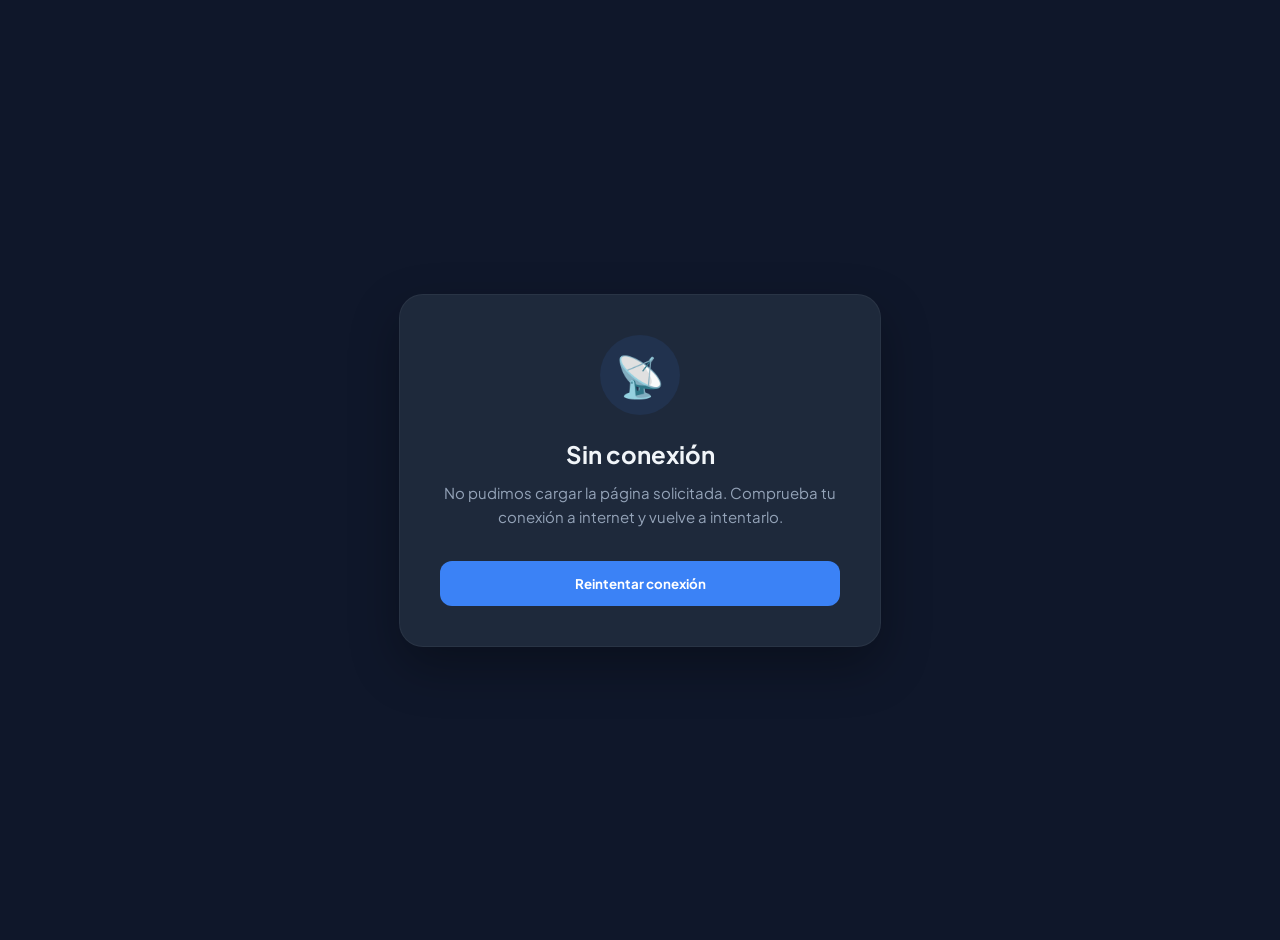
<file: offline.html>
<!DOCTYPE html>
<html lang="es">
<head>
    <meta charset="UTF-8">
    <meta name="viewport" content="width=device-width, initial-scale=1.0">
    <title>Sin conexión - Panel Paola</title>
    <link rel="preconnect" href="https://fonts.googleapis.com">
    <link rel="preconnect" href="https://fonts.gstatic.com" crossorigin>
    <link href="https://fonts.googleapis.com/css2?family=Plus+Jakarta+Sans:wght@600;700&display=swap" rel="stylesheet">
    <style>
        :root {
            --bg: #0f172a;
            --surface: #1e293b;
            --text: #f1f5f9;
            --accent: #3b82f6;
            --muted: #94a3b8;
        }
        body {
            background-color: var(--bg);
            color: var(--text);
            font-family: 'Plus Jakarta Sans', sans-serif;
            display: flex;
            align-items: center;
            justify-content: center;
            height: 100svh;
            margin: 0;
            padding: 20px;
            overflow: hidden;
        }
        .card {
            background: var(--surface);
            padding: 40px;
            border-radius: 24px;
            text-align: center;
            box-shadow: 0 20px 50px rgba(0,0,0,0.3);
            max-width: 400px;
            border: 1px solid rgba(255,255,255,0.05);
            animation: slideUp 0.5s ease-out;
        }
        @keyframes slideUp {
            from { opacity: 0; transform: translateY(20px); }
            to { opacity: 1; transform: translateY(0); }
        }
        .icon-circle {
            width: 80px;
            height: 80px;
            background: rgba(59, 130, 246, 0.1);
            border-radius: 50%;
            display: flex;
            align-items: center;
            justify-content: center;
            margin: 0 auto 24px;
            font-size: 40px;
        }
        h1 { margin: 0 0 12px; font-size: 24px; font-weight: 700; }
        p { color: var(--muted); margin: 0 0 32px; line-height: 1.6; font-size: 15px; }
        .btn {
            background: var(--accent);
            color: white;
            border: none;
            padding: 14px 28px;
            border-radius: 12px;
            font-weight: 700;
            cursor: pointer;
            width: 100%;
            transition: all 0.2s;
            font-family: inherit;
        }
        .btn:hover { opacity: 0.9; }
        .btn:active { transform: scale(0.98); }
    </style>
</head>
<body>
    <div class="card">
        <div class="icon-circle">📡</div>
        <h1>Sin conexión</h1>
        <p>No pudimos cargar la página solicitada. Comprueba tu conexión a internet y vuelve a intentarlo.</p>
        <button class="btn" onclick="window.location.reload()">Reintentar conexión</button>
    </div>
</body>
</html>
</file>
<file: src/css/style.css>
/* ============================================================
   style.css — Panel Paola · Farmacéuticos Markos
   ============================================================ */

:root {
  --bg:        #f8fafc;
  --surface:   #ffffff;
  --border:    rgba(226, 232, 242, 0.8);
  --muted:     #94a3b8;
  --text:      #1e293b;
  --accent:    #3b82f6;
  --accent-gradient: linear-gradient(135deg, #3b82f6 0%, #2563eb 100%);
  --accent-lt: rgba(59, 130, 246, 0.08);
  --success:   #10b981;
  --danger:    #f43f5e;
  --warn:      #f59e0b;
  --warn-lt:   #fff7ed;
  --sidebar-w: 260px;
  --radius:    18px;
  --shadow:    0 10px 15px -3px rgba(0, 0, 0, 0.04), 0 4px 6px -2px rgba(0, 0, 0, 0.02);
  --shadow-premium: 0 20px 25px -5px rgba(0, 0, 0, 0.05), 0 10px 10px -5px rgba(0, 0, 0, 0.02);
}

/* ── MODO OSCURO ───────────────────────────────────── */
body.dark-mode {
  --bg:        #0f172a;
  --surface:   #1e293b;
  --border:    #334155;
  --muted:     #94a3b8;
  --text:      #f1f5f9;
  --accent-lt: rgba(37, 99, 235, 0.2);
  --shadow:    0 4px 20px rgba(0, 0, 0, 0.4);
  --warn-lt:   #422006;
}

body.dark-mode .clock-widget,
body.dark-mode .recent-sale,
body.dark-mode .recompra-card:not(.warn):not(.danger):not(.ok),
body.dark-mode .form-control,
body.dark-mode .filter-input,
body.dark-mode .btn-icon,
body.dark-mode .alert-item,
body.dark-mode .pro-table-wrapper,
body.dark-mode .pro-table th {
  background-color: var(--surface) !important;
  color: var(--text);
}

body.dark-mode .section-card, 
body.dark-mode .sidebar, 
body.dark-mode .topbar,
body.dark-mode .modal-content,
body.dark-mode .kpi-card,
body.dark-mode .advanced-filters,
body.dark-mode .table-card {
  background: var(--surface);
}

body.dark-mode .form-control:focus {
  background-color: var(--bg);
}

body.dark-mode .table tbody tr:hover {
  background-color: rgba(255, 255, 255, 0.05);
}

body.dark-mode .recompra-card.ok { 
  background: #064e3b; color: #a7f3d0; border-color: #059669; 
}
body.dark-mode .recompra-card.warn { 
  background: #78350f; color: #fde68a; border-color: #d97706; 
}
body.dark-mode .recompra-card.danger { 
  background: #7f1d1d; color: #fecaca; border-color: #dc2626; 
}

body.dark-mode .clock-widget {
  background: linear-gradient(135deg, var(--surface) 0%, var(--bg) 100%);
  border-color: var(--border);
}

body.dark-mode .recent-sale {
  border-color: var(--border);
}

body.dark-mode .form-control.readonly {
  background: var(--bg);
}

*, *::before, *::after { box-sizing: border-box; }

/* ✅ Solución para scroll en móvil */
html, body {
  overflow-x: hidden;
  height: -webkit-fill-available;
  min-height: 100%;
  -webkit-font-smoothing: antialiased;
  -webkit-tap-highlight-color: transparent;
  touch-action: manipulation;
}

body {
  overscroll-behavior-y: contain;
  scroll-behavior: smooth;
}

/* Touch action para elementos interactivos */
button, [role="button"], a, input, textarea, select {
  touch-action: manipulation;
}

/* Deshabilitar el arrastre de imágenes para mejorar la UX y evitar selecciones accidentales */
img {
  -webkit-user-drag: none;
  user-drag: none;
  user-select: none;
}

@import url('https://fonts.googleapis.com/css2?family=Plus+Jakarta+Sans:wght@300;400;500;600;700;800&display=swap');

body {
  margin: 0;
  background: var(--bg);
  background-image: 
    radial-gradient(at 0% 0%, rgba(59, 130, 246, 0.03) 0, transparent 50%), 
    radial-gradient(at 100% 100%, rgba(16, 185, 129, 0.03) 0, transparent 50%);
  color: var(--text);
  font-family: 'Plus Jakarta Sans', sans-serif;
  font-size: 14px;
  line-height: 1.5;
  letter-spacing: -0.01em;
}

/* ── LAYOUT ────────────────────────────────────────── */
.app { display: flex; min-height: 100svh; align-items: flex-start; }

/* ── AUTH VIEW PREMIUM ── */
#authView {
  background: #0f172a;
  position: relative;
  overflow-y: auto;
  min-height: 100dvh;
  width: 100%;
  -webkit-overflow-scrolling: touch;
}

/* Noise & Shapes */
#authView::before {
  content: "";
  position: absolute;
  width: 100%; height: 100%;
  background: linear-gradient(135deg, #0f172a 0%, #1e3a8a 50%, #06b6d4 100%);
  z-index: 1;
}

#authView::after {
  content: "";
  position: absolute;
  width: 300px; height: 300px;
  background: #3b82f6;
  filter: blur(50px);
  border-radius: 50%;
  top: -50px; left: -50px;
  opacity: 0.3;
  z-index: 1;
  animation: float 20s infinite alternate linear;
  will-change: transform;
}

@keyframes float {
  from { transform: translate(0, 0); }
  to { transform: translate(80px, 80px); }
}

.auth-split-wrapper {
  display: flex;
  width: 100%;
  min-height: 100dvh;
  position: relative;
  z-index: 2;
  -webkit-overflow-scrolling: touch;
}

/* Branding Side */
.auth-branding-side {
  flex: 1.2;
  display: flex;
  align-items: center;
  justify-content: center;
  padding: 60px;
  color: white;
  background: rgba(15, 23, 42, 0.4);
  backdrop-filter: blur(5px);
}

.branding-content { max-width: 500px; }
.branding-title { font-size: 3rem; font-weight: 800; line-height: 1.1; margin-bottom: 20px; }
.branding-title span { color: #22d3ee; }
.branding-subtitle { font-size: 1.2rem; color: #94a3b8; margin-bottom: 40px; }

.animated-logo-container { position: relative; width: 100px; margin-bottom: 30px; }
.premium-logo { width: 100%; filter: drop-shadow(0 0 20px rgba(6, 182, 212, 0.5)); animation: pulseLogo 3s infinite; }
@keyframes pulseLogo { 0%, 100% { transform: scale(1); } 50% { transform: scale(1.03); } }

/* Form Side */
.auth-form-side {
  flex: 0.8;
  display: flex;
  align-items: center;
  justify-content: center;
  padding: 40px;
}

.auth-card-premium {
  background: rgba(255, 255, 255, 0.98);
  backdrop-filter: blur(8px);
  padding: 50px 40px;
  border-radius: 28px;
  width: 100%;
  max-width: 440px;
  box-shadow: 0 40px 100px rgba(0, 0, 0, 0.4);
  border: 1px solid rgba(255, 255, 255, 0.2);
  animation: cardEntry 0.6s cubic-bezier(0.16, 1, 0.3, 1);
  position: relative;
}

@keyframes cardEntry { from { opacity: 0; transform: translateY(40px); } to { opacity: 1; transform: translateY(0); } }

/* Botón Casita para volver al Landing */
.back-home-btn {
  position: absolute;
  top: 25px;
  right: 25px;
  text-decoration: none;
  font-size: 1.2rem;
  width: 40px;
  height: 40px;
  display: flex;
  align-items: center;
  justify-content: center;
  background: #f1f5f9;
  border-radius: 50%;
  transition: all 0.3s ease;
  border: 1px solid #e2e8f0;
}

.back-home-btn:hover {
  background: #e2e8f0;
  transform: scale(1.1);
}

.auth-card-premium h2 { font-size: 2rem; font-weight: 800; color: #0f172a; margin: 0 0 8px; text-align: left; }
.auth-card-subtitle { color: #64748b; font-size: 14px; margin-bottom: 32px; }

/* Input Groups Premium (Floating Labels) */
.input-group-premium { position: relative; margin-bottom: 24px; width: 100%; }
.input-group-premium input {
  width: 100%;
  padding: 16px 14px;
  border: 2px solid #e2e8f0;
  border-radius: 14px;
  background: transparent;
  font-family: inherit;
  font-size: 15px;
  transition: all 0.3s;
}
.input-group-premium label {
  position: absolute;
  top: 18px; left: 16px;
  color: #94a3b8;
  pointer-events: none;
  transition: all 0.3s;
}

/* Ajuste para que el label no se solape con el formato dd/mm/aaaa de los campos fecha */
.input-group-premium input:focus, 
.input-group-premium input:valid,
.input-group-premium input[type="date"] { border-color: #3b82f6; outline: none; }

.input-group-premium input:focus + label, 
.input-group-premium input:valid + label,
.input-group-premium input[type="date"] + label {
  top: -10px; 
  left: 12px; 
  font-size: 12px; 
  font-weight: 700; 
  color: #3b82f6; 
  background: white; 
  padding: 0 5px;
}

body.dark-mode .input-group-premium input:focus + label,
body.dark-mode .input-group-premium input:valid + label,
body.dark-mode .input-group-premium input[type="date"] + label {
  background: var(--surface);
  color: #60a5fa;
}

/* Botones Premium */
.btn-premium {
  width: 100%;
  padding: 16px;
  border: none;
  border-radius: 14px;
  font-size: 16px;
  font-weight: 700;
  cursor: pointer;
  transition: all 0.3s;
  display: flex;
  align-items: center;
  justify-content: center;
  gap: 10px;
}

.primary-gradient {
  background: linear-gradient(135deg, #2563eb, #06b6d4);
  color: white;
  box-shadow: 0 10px 20px -5px rgba(37, 99, 235, 0.4);
}
.primary-gradient:hover { transform: translateY(-3px); box-shadow: 0 15px 30px -5px rgba(37, 99, 235, 0.6); filter: brightness(1.1); }
.primary-gradient:active { transform: translateY(-1px); }

.google-white {
  background: white;
  border: 2px solid #e2e8f0;
  color: #1e293b;
  margin-top: 16px;
}
.google-white:hover { background: #f8fafc; border-color: #cbd5e1; }
.google-white img { width: 20px; }

.auth-options {
  margin-top: 8px;
  margin-bottom: 28px; /* Espacio extra para que no roce con el botón */
}

.show-pass-label span {
  color: #64748b; /* Color gris oscuro para que sea visible en fondo blanco */
  font-size: 13px;
  font-weight: 500;
}

body.dark-mode .show-pass-label span {
  color: #94a3b8;
}

.auth-separator {
  display: flex;
  align-items: center;
  margin: 32px 0;
  color: #94a3b8;
  font-size: 12px;
  text-transform: uppercase;
  letter-spacing: 1px;
}
.auth-separator::before, .auth-separator::after { content: ""; flex: 1; height: 1px; background: #e2e8f0; margin: 0 15px; }

/* Error Shake Interaction */
.shake { animation: shake 0.5s cubic-bezier(.36,.07,.19,.97) both; }
@keyframes shake {
  10%, 90% { transform: translate3d(-1px, 0, 0); }
  20%, 80% { transform: translate3d(2px, 0, 0); }
  30%, 50%, 70% { transform: translate3d(-4px, 0, 0); }
  40%, 60% { transform: translate3d(4px, 0, 0); }
}

/* Responsive */
@media (max-width: 1024px) {
  .auth-branding-side { display: none; }
  .auth-form-side { flex: 1; background: linear-gradient(135deg, #0f172a, #1e3a8a); }
}

/* Registration Grid */
.registration-grid { display: grid; grid-template-columns: 1fr 1fr; gap: 10px; margin-bottom: 0; }
.registration-grid .full { grid-column: span 2; }

/* Splash Screen */
.splash-screen {
  position: fixed;
  inset: 0;
  display: flex;
  flex-direction: column;
  align-items: center;
  justify-content: center;
  background: linear-gradient(135deg, #0f172a 0%, #1e293b 50%, #0f172a 100%);
  z-index: 9998;
  gap: 20px;
}

.splash-screen.hidden {
  display: none !important;
}

.splash-logo {
  width: 100px;
  height: auto;
  animation: bounce 2s ease-in-out infinite;
}

@keyframes bounce {
  0%, 100% { transform: translateY(0); }
  50% { transform: translateY(-20px); }
}

.spinner {
  width: 50px;
  height: 50px;
  border: 4px solid rgba(255, 255, 255, 0.2);
  border-top-color: white;
  border-radius: 50%;
  animation: spin 1s linear infinite;
}

@keyframes spin {
  to { transform: rotate(360deg); }
}

/* ── SIDEBAR ───────────────────────────────────────── */
.sidebar {
  width: var(--sidebar-w);
  min-width: var(--sidebar-w);
  background: rgba(255, 255, 255, 0.7);
  backdrop-filter: blur(12px);
  border-right: 1px solid rgba(226, 232, 242, 0.5);
  display: flex;
  flex-direction: column;
  padding: 0 0 24px 0;
  position: sticky;
  top: 0;
  max-height: 100dvh;
  overflow-y: auto;
  -webkit-overflow-scrolling: touch;
  flex-shrink: 0;
  z-index: 10;
  animation: slideInLeft 0.8s cubic-bezier(0.16, 1, 0.3, 1);
}

@keyframes slideInLeft {
  from { opacity: 0; transform: translateX(-20px); }
  to { opacity: 1; transform: translateX(0); }
}

.brand-wrap {
  padding: 20px 16px 16px;
  border-bottom: 1px solid var(--border);
  margin-bottom: 12px;
  display: flex;
  align-items: center;
  gap: 12px;
}

.brand-logo {
  width: 40px;
  height: 40px;
  object-fit: contain;
  border-radius: 8px;
  flex-shrink: 0;
}

.brand-text {
  display: flex;
  flex-direction: column;
  line-height: 1.2;
}
.brand-name {
  font-size: 11px;
  font-weight: 600;
  color: var(--muted);
  text-transform: uppercase;
  letter-spacing: .06em;
}
.brand-markos {
  font-size: 22px;
  font-weight: 800;
  color: #16803d;
  letter-spacing: -.01em;
}

.nav-btn {
  display: flex;
  align-items: center;
  gap: 10px;
  width: 100%;
  padding: 11px 14px;
  border-radius: 10px;
  border: 1.5px solid transparent;
  background: transparent;
  color: var(--muted);
  font-size: 13.5px;
  font-weight: 500;
  cursor: pointer;
  text-align: left;
  transition: all .25s cubic-bezier(0.34, 1.56, 0.64, 1);
  position: relative;
  overflow: hidden;
}
.nav-btn::before {
  content: '';
  position: absolute;
  inset: 0;
  background: linear-gradient(90deg, transparent, rgba(255,255,255,.5), transparent);
  transform: translateX(-100%);
  transition: transform .4s ease;
}
.nav-btn:hover {
  background: linear-gradient(135deg, var(--bg), #fafbff);
  color: var(--text);
  border-color: var(--accent-lt);
  transform: translateX(4px);
}
.nav-btn:hover::before {
  transform: translateX(100%);
}
.nav-btn.active {
  background: linear-gradient(135deg, var(--accent), var(--accent-lt));
  color: #fff;
  font-weight: 600;
  border-color: var(--accent);
  box-shadow: 0 4px 12px rgba(37,99,235,.3);
}
.nav-icon { font-size: 16px; width: 20px; text-align: center; transition: transform .3s ease; }
.nav-btn:hover .nav-icon { transform: scale(1.15); }
.nav-btn.active .nav-icon { animation: bounce .5s ease-out; }

@keyframes bounce {
  0%, 100% { transform: translateY(0); }
  50% { transform: translateY(-4px); }
}

/* ── MAIN ──────────────────────────────────────────── */
.main {
  flex: 1;
  min-width: 0;
  display: flex;
  flex-direction: column;
  padding: 24px;
  min-height: 100dvh;
  animation: fadeIn .5s ease-out .2s backwards;
}

/* ── TOPBAR ────────────────────────────────────────── */
.topbar {
  display: flex;
  justify-content: space-between;
  align-items: center;
  margin-bottom: 24px;
  background: linear-gradient(135deg, var(--surface) 0%, #f9fafb 100%);
  padding: 16px 20px;
  border-radius: var(--radius);
  border: 1px solid var(--border);
  box-shadow: 0 2px 8px rgba(15,23,42,.08);
  animation: slideInDown .5s ease-out;
  position: relative;
  top: 10px;
  z-index: 100;
}

/* ── THEME TOGGLE SWITCH ────────────────────────────── */
.theme-switch {
  position: relative;
  display: inline-block;
  width: 34px;
  height: 20px;
  flex-shrink: 0;
}
.theme-switch input { opacity: 0; width: 0; height: 0; }
.slider {
  position: absolute;
  cursor: pointer;
  top: 0; left: 0; right: 0; bottom: 0;
  background-color: #cbd5e1;
  transition: .4s;
  border-radius: 34px;
}
.slider:before {
  position: absolute;
  content: "";
  height: 14px;
  width: 14px;
  left: 3px;
  bottom: 3px;
  background-color: white;
  transition: .4s;
  border-radius: 50%;
}
input:checked + .slider { background-color: var(--accent); }
input:checked + .slider:before { transform: translateX(14px); }

.topbar-left { display: flex; align-items: center; gap: 16px; flex: 1; }
.topbar-right { display: flex; align-items: center; gap: 32px; }
.topbar-logo { height: 44px; width: auto; object-fit: contain; }
.topbar-mobile-logo { display: none; height: 35px; width: auto; object-fit: contain; border-radius: 6px; }
.topbar h1 { margin: 0; font-size: 1.5rem; font-weight: 700; color: #16803d; }
.subtitle { margin: 2px 0 0; color: var(--muted); font-size: 13px; }

/* ── PERFIL DE USUARIO ──────────────────────────────────── */
#profilePhotoContainer {
  display: flex;
  justify-content: center;
  align-items: center;
  margin-bottom: 20px;
  cursor: pointer;
  transition: transform 0.3s, box-shadow 0.3s;
  border: 3px solid var(--accent);
}

#profilePhotoContainer:hover {
  transform: scale(1.05);
  box-shadow: 0 4px 12px rgba(37, 99, 235, 0.3);
}

#profilePhoto {
  width: 100%;
  height: 100%;
  object-fit: cover;
  display: block;
}

#profileNombres,
#profileApellidos,
#profileDni,
#profileFechaNacimiento,
#profileEmail,
#profileTelefono {
  font-size: 15px;
  padding: 12px 14px;
  border: 1px solid var(--border);
  border-radius: var(--radius);
  background: var(--surface);
  color: var(--text);
  font-family: inherit;
  transition: border-color 0.3s, box-shadow 0.3s;
}

#profileNombres:focus,
#profileApellidos:focus,
#profileDni:focus,
#profileFechaNacimiento:focus,
#profileEmail:focus,
#profileTelefono:focus {
  outline: none;
  border-color: var(--accent);
  box-shadow: 0 0 0 3px var(--accent-lt);
}

#profileEmail {
  background: var(--bg);
  cursor: not-allowed;
  opacity: 0.7;
}

@media (max-width: 768px) {
  .topbar-mobile-logo { display: block; margin-right: 5px; }
  .topbar-logo { display: none; }
  .topbar h1 { font-size: 1.2rem; }
  .topbar .subtitle { font-size: 11px; }
}

@keyframes slideInDown {
  from { opacity: 0; transform: translateY(-20px); }
  to { opacity: 1; transform: translateY(0); }
}

.profile { display: flex; align-items: center; gap: 12px; }
.avatar-wrap { position: relative; }
.avatar {
  width: 44px; height: 44px;
  border-radius: 50%;
  object-fit: cover;
  border: 2px solid var(--border);
  display: block;
}
#profileUpload {
  position: absolute; inset: 0;
  opacity: 0; cursor: pointer;
  border-radius: 50%;
}

.btn-logout {
  background: none;
  border: none;
  font-size: 24px;
  cursor: pointer;
  transition: transform 0.3s, filter 0.3s;
  padding: 6px;
  border-radius: 50%;
  display: flex;
  align-items: center;
  justify-content: center;
  width: 44px;
  height: 44px;
}

.btn-logout:hover {
  transform: scale(1.15);
  color: var(--danger);
  background: rgba(220, 38, 38, 0.1);
  filter: none;
  box-shadow: 0 0 10px rgba(220, 38, 38, 0.2);
}

.btn-logout:active {
  transform: scale(0.95);
}

/* Reloj Digital Minimalista */
.clock-widget {
  display: flex;
  flex-direction: column;
  align-items: center;
  justify-content: center;
  gap: 6px;
  padding: 12px 16px;
  background: linear-gradient(135deg, var(--surface) 0%, #f8f9fa 100%);
  border-radius: 12px;
  border: 1px solid #e2e8f0;
  min-width: 140px;
  animation: fadeIn 0.6s ease-out;
}

.clock-widget-footer {
  display: flex;
  flex-direction: column;
  align-items: center;
  justify-content: center;
  gap: 4px;
  padding: 8px 12px;
  background: rgba(255, 255, 255, 0.1);
  border-radius: 8px;
  border: 1px solid rgba(255, 255, 255, 0.2);
  min-width: 120px;
  animation: fadeIn 0.6s ease-out;
}

.clock-time {
  font-family: 'Courier New', monospace;
  font-size: 28px;
  font-weight: 700;
  color: #16803d;
  letter-spacing: 2px;
  text-shadow: 0 2px 8px rgba(22, 128, 61, 0.1);
  line-height: 1;
}

.clock-widget-footer .clock-time {
  font-size: 20px;
  color: #60a5fa;
  letter-spacing: 1px;
  text-shadow: 0 2px 4px rgba(96, 165, 250, 0.3);
}

.clock-date {
  font-size: 11px;
  color: #64748b;
  letter-spacing: 0.3px;
  text-transform: capitalize;
}

.clock-widget-footer .clock-date {
  font-size: 10px;
  color: #cbd5e1;
  letter-spacing: 0.2px;
}

.clock-location {
  font-size: 10px;
  color: #94a3b8;
  letter-spacing: 0.2px;
  text-align: center;
  max-width: 140px;
  overflow: hidden;
  text-overflow: ellipsis;
  white-space: nowrap;
}

.clock-widget-footer .clock-location {
  font-size: 9px;
  color: #94a3b8;
  max-width: 120px;
}

@keyframes fadeIn {
  from { opacity: 0; transform: translateX(20px); }
  to { opacity: 1; transform: translateX(0); }
}

/* ── KPIs ──────────────────────────────────────────── */
.kpi-row { display: flex; gap: 16px; margin-bottom: 20px; animation: staggerIn .6s ease-out; }

.kpi-card {
  flex: 1;
  background: var(--surface);
  border: 1px solid var(--border);
  border-radius: var(--radius);
  padding: 20px;
  box-shadow: var(--shadow);
  transition: all .35s cubic-bezier(0.34, 1.56, 0.64, 1);
  position: relative;
  overflow: hidden;
  animation: slideUp .5s ease-out backwards;
}
.kpi-card:nth-child(1) { animation-delay: 0.1s; }
.kpi-card:nth-child(2) { animation-delay: 0.2s; }
.kpi-card:nth-child(3) { animation-delay: 0.3s; }

.kpi-card::before {
  content: '';
  position: absolute;
  top: 0; left: -100%;
  width: 100%; height: 100%;
  background: linear-gradient(90deg, transparent, rgba(255,255,255,.3), transparent);
  transition: left .6s ease;
}
.kpi-card:hover {
  transform: translateY(-8px);
  box-shadow: 0 12px 32px rgba(15,23,42,.15);
}
.kpi-card:hover::before {
  left: 100%;
}
.kpi-card.primary { border-left: 4px solid var(--accent); background: linear-gradient(135deg, #dbeafe 0%, var(--surface) 100%); }
.kpi-card.warn-card { border-left: 4px solid var(--warn); background: linear-gradient(135deg, var(--warn-lt) 0%, var(--surface) 100%); }

body.dark-mode .kpi-card.primary {
  background: linear-gradient(135deg, rgba(37, 99, 235, 0.1), var(--surface));
}

body.dark-mode .kpi-card.warn-card {
  background: linear-gradient(135deg, rgba(217, 119, 6, 0.1), var(--surface));
}

@keyframes slideUp {
  from { opacity: 0; transform: translateY(30px); }
  to { opacity: 1; transform: translateY(0); }
}
@keyframes staggerIn {
  from { opacity: 0; }
  to { opacity: 1; }
}

.kpi-label { color: var(--muted); font-size: 12px; font-weight: 600; text-transform: uppercase; letter-spacing: .04em; margin-bottom: 6px; }
.kpi-value { font-size: 2rem; font-weight: 700; line-height: 1; }
.kpi-sub { color: var(--muted); font-size: 12px; margin-top: 4px; }
.kpi-delta { font-size: 0.8rem; font-weight: 600; display: block; margin-top: 4px; }
.kpi-delta.up { color: var(--success); }
.kpi-delta.down { color: var(--danger); }

/* ── ALERTAS ───────────────────────────────────────── */
.alerts-row { display: flex; gap: 16px; margin-bottom: 20px; }

.alert-panel {
  flex: 1;
  border-radius: var(--radius);
  padding: 16px;
  border: 1px solid transparent;
}
.alert-panel.warning { background: #fffbeb; border-color: #fde68a; }
.alert-panel.danger  { background: #fef2f2; border-color: #fecaca; }

.alert-panel-title { font-weight: 700; font-size: 13px; margin-bottom: 10px; }
.alert-list { margin: 0; padding: 0; list-style: none; display: flex; flex-direction: column; gap: 6px; max-height: 200px; overflow-y: auto; }
.alert-item { font-size: 13px; padding: 6px 8px; border-radius: 6px; background: rgba(255,255,255,.6); }
.alert-item.muted { color: var(--muted); background: transparent; }

/* ── SECCIÓN CARD ──────────────────────────────────── */
.section-card {
  background: var(--surface);
  border: 1px solid var(--border);
  border-radius: var(--radius);
  padding: 20px;
  box-shadow: var(--shadow);
  margin-bottom: 20px;
  transition: all .35s cubic-bezier(0.34, 1.56, 0.64, 1);
  animation: fadeInUp .6s ease-out backwards;
}
.section-card:nth-of-type(1) { animation-delay: 0.4s; }
.section-card:nth-of-type(2) { animation-delay: 0.5s; }
.section-card:nth-of-type(3) { animation-delay: 0.6s; }
.section-card:hover {
  transform: translateY(-4px);
  box-shadow: 0 16px 40px rgba(15,23,42,.12);
  border-color: var(--accent-lt);
}
#topClientsSection:hover {
  background: linear-gradient(135deg, var(--surface) 0%, rgba(34, 197, 94, 0.05) 100%);
  border-color: rgba(34, 197, 94, 0.5);
  box-shadow: 0 16px 40px rgba(34, 197, 94, 0.15);
}

.quota-card {
  background: linear-gradient(135deg, rgba(37, 99, 235, 0.05) 0%, var(--surface) 100%);
  border-left: 4px solid var(--accent);
}

.quota-card:hover {
  border-color: var(--accent);
  box-shadow: 0 16px 40px rgba(37, 99, 235, 0.15);
}

.quota-stat {
  padding: 12px;
  background: rgba(255, 255, 255, 0.05);
  border-radius: 8px;
  border-left: 3px solid var(--accent);
  animation: slideInLeft 0.5s ease-out backwards;
}

.quota-stat:nth-child(1) { animation-delay: 0.2s; }
.quota-stat:nth-child(2) { animation-delay: 0.3s; }
.quota-stat:nth-child(3) { animation-delay: 0.4s; }
.quota-stat:nth-child(4) { animation-delay: 0.5s; }

.quota-stat-label {
  font-size: 11px;
  color: var(--muted);
  text-transform: uppercase;
  letter-spacing: 0.5px;
  margin-bottom: 4px;
  font-weight: 600;
}

.quota-stat-value {
  font-size: 18px;
  font-weight: 700;
  color: var(--accent);
}

.quota-progress-text {
  color: var(--success) !important;
}

.section-header { margin-bottom: 16px; }
.section-title { font-weight: 700; font-size: 15px; animation: fadeIn .5s ease-out .7s backwards; }
.section-sub { color: var(--muted); font-size: 12px; margin-top: 2px; }

@keyframes fadeInUp {
  from { opacity: 0; transform: translateY(20px); }
  to { opacity: 1; transform: translateY(0); }
}
@keyframes fadeIn {
  from { opacity: 0; }
  to { opacity: 1; }
}

/* ── RECOMPRAS ─────────────────────────────────────── */
.recompras-grid {
  display: grid;
  grid-template-columns: repeat(auto-fill, minmax(200px, 1fr));
  gap: 10px;
}

.recompra-card {
  border-radius: 8px;
  padding: 12px 14px;
  border: 1px solid var(--border);
  background: #f8fafc;
}
.recompra-card.warn { background: var(--warn-lt); border-color: #fbbf24; }
.recompra-card.danger { background: #fef2f2; border-color: #fca5a5; }
.recompra-card.ok { background: #f0fdf4; border-color: #86efac; }

.recompra-nombre { font-weight: 600; font-size: 13.5px; margin-bottom: 4px; }
.recompra-fecha { font-size: 12px; color: var(--muted); }
.recompra-card.danger .recompra-fecha { color: var(--danger); font-weight: 600; }
.recompra-card.warn .recompra-fecha { color: var(--warn); font-weight: 600; }

/* ── FORMS ─────────────────────────────────────────── */
.form-card {
  background: var(--surface);
  border: 1px solid var(--border);
  border-radius: var(--radius);
  padding: 24px;
  box-shadow: var(--shadow);
  max-width: 760px;
}
.form-title { margin: 0 0 20px; font-size: 1.1rem; font-weight: 700; }
.form-grid {
  display: grid;
  grid-template-columns: 1fr 1fr;
  gap: 14px;
}
.form-label {
  display: flex;
  flex-direction: column;
  gap: 5px;
  color: var(--muted);
  font-size: 12.5px;
  font-weight: 600;
}
.form-control {
  padding: 9px 11px;
  border: 1px solid var(--border);
  border-radius: 8px;
  background: var(--surface);
  font-family: inherit;
  font-size: 13.5px;
  color: var(--text);
  width: 100%;
  transition: border-color .15s, box-shadow .15s;
}
.form-control:focus { outline: none; border-color: var(--accent); box-shadow: 0 0 0 3px rgba(37,99,235,.12); }
.form-control.readonly { background: var(--bg); color: var(--accent); font-weight: 600; }

.form-actions { display: flex; align-items: center; gap: 14px; margin-top: 20px; }
.form-message { font-size: 13px; }

/* ── BUTTONS ───────────────────────────────────────── */
.btn {
  padding: 9px 18px;
  border-radius: 8px;
  border: none;
  cursor: pointer;
  font-family: inherit;
  font-size: 13.5px;
  font-weight: 600;
  transition: opacity .15s, transform .1s;
}
.btn:active { transform: scale(.98); }
.btn.primary { background: var(--accent); color: #fff; }
.btn.primary:hover { opacity: .9; }
.btn:disabled { opacity: .6; cursor: not-allowed; }

/* ── HISTORIAL / TABLE ─────────────────────────────── */
.table-card {
  background: var(--surface);
  border: 1px solid var(--border);
  border-radius: var(--radius);
  padding: 20px;
  box-shadow: var(--shadow);
}
.table-header { display: flex; justify-content: space-between; align-items: flex-start; margin-bottom: 16px; gap: 16px; flex-wrap: wrap; }
.filters { display: flex; gap: 8px; }
.filter-input {
  padding: 7px 11px;
  border: 1px solid var(--border);
  border-radius: 8px;
  font-family: inherit;
  font-size: 13px;
  width: 180px;
}
.filter-input:focus { outline: none; border-color: var(--accent); }

.table-wrap { overflow-x: auto; }
.table { width: 100%; border-collapse: collapse; font-size: 13px; }
.table th {
  text-align: left;
  padding: 8px 10px;
  border-bottom: 2px solid var(--border);
  color: var(--muted);
  font-size: 11.5px;
  font-weight: 700;
  text-transform: uppercase;
  letter-spacing: .04em;
  white-space: nowrap;
}
.table td { padding: 9px 10px; border-bottom: 1px solid var(--border); vertical-align: middle; color: inherit; }
.table tbody tr:hover { background: rgba(0,0,0,0.02); }
.text-danger { color: var(--danger); font-weight: 600; }
.text-warn   { color: var(--warn); font-weight: 600; }

/* Botones de acciones en tabla */
.btn-action {
  background: none;
  border: none;
  padding: 4px 8px;
  cursor: pointer;
  font-size: 16px;
  transition: transform 0.1s, opacity 0.1s;
  border-radius: 4px;
}
.btn-action:hover {
  transform: scale(1.2);
  opacity: 0.8;
}
.btn-action:active {
  transform: scale(0.95);
}
.btn-view { color: var(--accent); }
.btn-edit { color: var(--warn); }
.btn-delete { color: var(--danger); }

/* ── CLIENTES ──────────────────────────────────────── */
.clients-grid {
  display: grid;
  grid-template-columns: repeat(auto-fill, minmax(260px, 1fr));
  gap: 14px;
}

.client-card {
  border: 1px solid var(--border);
  border-radius: var(--radius);
  padding: 16px;
  background: #fafcff;
  transition: box-shadow .15s;
}
.client-card:hover { box-shadow: var(--shadow); }
.client-header { display: flex; align-items: center; gap: 12px; margin-bottom: 14px; }
.client-avatar {
  width: 40px; height: 40px;
  border-radius: 50%;
  background: var(--accent-lt);
  color: var(--accent);
  font-weight: 700;
  font-size: 18px;
  display: flex; align-items: center; justify-content: center;
  flex-shrink: 0;
}
.client-nombre { font-weight: 600; font-size: 14px; }
.client-stats { display: flex; flex-direction: column; gap: 4px; font-size: 12.5px; }
.client-stats > div { display: flex; justify-content: space-between; }
.stat-label { color: var(--muted); }
.stat-val { font-weight: 600; }
.client-tags { margin-top: 10px; display: flex; flex-direction: column; gap: 4px; }
.tag {
  display: inline-block;
  background: var(--accent-lt);
  color: var(--accent);
  border-radius: 4px;
  padding: 2px 6px;
  font-size: 11px;
  font-weight: 600;
  margin: 2px 2px 0 0;
}

/* ── STATUS BADGES ─────────────────────────────────── */
.status {
  display: inline-block;
  padding: 2px 8px;
  border-radius: 20px;
  font-size: 11px;
  font-weight: 700;
  margin-top: 2px;
}
.status.active   { background: #dcfce7; color: #15803d; }
.status.warn     { background: var(--warn-lt); color: var(--warn); }
.status.inactive { background: #fee2e2; color: var(--danger); }

/* ── PRODUCTOS ─────────────────────────────────────── */
.products-grid {
  display: grid;
  grid-template-columns: repeat(auto-fill, minmax(240px, 1fr));
  gap: 16px;
}
.product-card {
  border: 1px solid var(--border);
  border-radius: var(--radius);
  padding: 16px;
  background: var(--surface);
  text-align: center;
  transition: box-shadow .15s;
}
.product-card:hover { box-shadow: 0 4px 20px rgba(15,23,42,.09); }
.product-image {
  width: 100%; height: 150px;
  background: var(--bg);
  border-radius: 8px;
  display: flex; align-items: center; justify-content: center;
  overflow: hidden;
  margin-bottom: 12px;
}
.product-image img { max-width: 100%; max-height: 100%; object-fit: contain; }
.product-name { font-weight: 700; font-size: 13.5px; margin-bottom: 4px; }
.product-presentation { color: var(--muted); font-size: 12px; margin-bottom: 10px; }
.product-prices { display: flex; justify-content: space-around; padding-top: 10px; border-top: 1px solid var(--border); }
.price-item { text-align: center; }
.price-label { color: var(--muted); font-size: 11px; text-transform: uppercase; font-weight: 600; }
.price-value { font-weight: 700; color: var(--accent); font-size: 14px; }

/* Ajuste para que las imágenes en los modales no se vean con zoom */
#productDetailImg, 
#featuredPreviewImg {
  width: 100%;
  height: 250px;
  object-fit: contain;
  background-color: var(--bg);
  border-radius: 12px;
  margin-bottom: 8px;
  display: block;
}

/* ─── IMPORTACIÓN ──────────────────────────────────── */
.import-progress {
  margin: 16px 0;
  padding: 14px;
  border-radius: 10px;
  background: var(--bg);
  border: 1px solid var(--border);
}
.import-progress-header {
  display: flex;
  justify-content: space-between;
  font-size: 12.5px;
  margin-bottom: 8px;
}
.import-bar-wrap {
  height: 10px;
  background: var(--border);
  border-radius: 99px;
  overflow: hidden;
}
.import-bar-fill {
  height: 100%;
  border-radius: 99px;
  background: linear-gradient(90deg, var(--accent), #60a5fa);
  transition: width .2s ease;
}
.import-detail { margin-top: 8px; font-size: 12px; color: var(--muted); min-height: 1.3em; }

/* ── DASHBOARD GRID ────────────────────────────────── */
.dashboard-grid { display: grid; grid-template-columns: 2fr 360px; gap: 16px; align-items: start; }
.dashboard-main { display: flex; flex-direction: column; gap: 16px; }
.dashboard-side { display: flex; flex-direction: column; gap: 16px; }
.chart-placeholder { height: 180px; border-radius: 10px; background: linear-gradient(90deg,#eef2ff,#f8fafc); display:flex; align-items:center; justify-content:center; color:var(--muted); font-weight:700; }
.featured-list { display: grid; gap: 10px; }
.featured-item { display:flex; gap:10px; align-items:center; }
.featured-item img { width:48px; height:48px; object-fit:contain; border-radius:6px; background:#fff; border:1px solid var(--border); }
.product-title-featured { transition: all 0.3s cubic-bezier(0.34, 1.56, 0.64, 1); color: var(--text); }
.product-title-featured:hover { color: var(--accent); transform: translateX(4px); letter-spacing: 0.5px; }

/* ── PRECIO EDITABLE ──────────────────────────────────── */
.price-input-group {
  display: flex;
  gap: 8px;
  align-items: center;
}
.price-input-group input { flex: 1; }
.btn-icon {
  padding: 8px 10px;
  border: 1px solid var(--border);
  border-radius: var(--radius);
  background: var(--surface);
  cursor: pointer;
  font-size: 14px;
  transition: all .2s ease;
  flex-shrink: 0;
}
.btn-icon:hover {
  background: var(--accent-lt);
  border-color: var(--accent);
  transform: scale(1.08);
}
.btn-icon:active {
  transform: scale(0.95);
}
.featured-item .meta { display:flex; flex-direction:column; }
.recent-sales-list { list-style:none; padding:0; margin:0; display:flex; flex-direction:column; gap:8px; }
.recent-sale { display:flex; justify-content:space-between; gap:10px; padding:8px; border-radius:8px; background:var(--surface); border:1px solid var(--border); align-items:center; }

@media (max-width: 1024px) {
  .dashboard-grid { grid-template-columns: 1fr; }
  .topbar-right { gap: 12px; }
  .clock-widget { min-width: 120px; padding: 8px 12px; }
}

/* ── UTILITIES ─────────────────────────────────────── */
.hidden { display: none !important; }

/* Iconos de visibilidad de contraseña */
.password-input-wrap {
  position: relative;
  display: flex;
  align-items: center;
}
.password-input-wrap input {
  padding-right: 40px; /* Espacio para el icono */
  width: 100%;
}
.toggle-password-btn {
  position: absolute;
  right: 10px;
  background: none;
  border: none;
  cursor: pointer;
  font-size: 16px;
  color: var(--muted);
  padding: 0;
  display: flex;
  align-items: center;
  justify-content: center;
  height: 100%;
  bottom: 0;
}
.toggle-password-btn:hover {
  color: var(--text);
}

.muted { color: var(--muted); }

/* ── RESPONSIVE ────────────────────────────────────── */

@media (max-width: 1024px) {
  .app { flex-direction: column; }
  
  .sidebar {
    display: flex;
    position: fixed;
    bottom: 0;
    top: auto;
    left: 0;
    width: 100%;
    height: 65px;
    flex-direction: row;
    z-index: 1000;
    border-right: none;
    border-top: 1px solid var(--border);
    padding: 0;
    overflow: visible;
    box-shadow: 0 -4px 12px rgba(0,0,0,0.05);
  }
  
  .sidebar .brand-wrap { display: none; }
  
  .sidebar nav {
    display: flex;
    width: 100%;
    height: 100%;
    justify-content: space-around;
    align-items: stretch;
    padding: 0 4px;
  }
  
  .nav-btn {
    flex: 1;
    flex-direction: column;
    justify-content: center;
    gap: 4px;
    padding: 4px 2px;
    font-size: 9px;
    border-radius: 0;
    text-align: center;
    border: none;
    background: transparent;
  }
  
  .nav-btn .nav-icon { margin: 0; font-size: 18px; }
  .nav-btn span:not(.nav-icon) { display: block; white-space: nowrap; overflow: hidden; text-overflow: ellipsis; }
  
  .nav-btn:hover { transform: none; background: transparent; }
  .nav-btn.active {
    background: transparent;
    color: var(--accent);
    box-shadow: none;
    border-top: 3px solid var(--accent);
  }

  .main {
    padding: 12px 12px 80px 12px;
    width: 100%;
  }

  .topbar {
    position: sticky;
    top: 0;
    margin: -12px -12px 16px -12px;
    border-radius: 0;
    padding: 10px 12px;
    z-index: 900;
  }
  
  .topbar-right .clock-widget { display: none; } /* Ocultar reloj en topbar si es móvil para ahorrar espacio */
  .topbar-right .theme-switch { margin-left: auto; }

  .topbar h1 { font-size: 1.1rem; }
  .subtitle { display: none; }

  .kpi-row {
    display: grid;
    grid-template-columns: repeat(auto-fit, minmax(200px, 1fr));
    gap: 12px;
  }

  .dashboard-grid { grid-template-columns: 1fr; }
  
  .pro-modal-content {
    width: 100%;
    height: 100%;
    max-height: 100vh;
    border-radius: 0;
    margin: 0;
  }

  .clients-grid { grid-template-columns: repeat(auto-fill, minmax(150px, 1fr)); }
  .products-grid { grid-template-columns: repeat(auto-fill, minmax(140px, 1fr)); }

  .table-wrap {
    margin: 0 -12px;
    width: calc(100% + 24px);
    border-radius: 0;
  }

  .form-grid { grid-template-columns: 1fr; }
}

@media (max-width: 480px) {
  .kpi-row {
    grid-template-columns: 1fr;
  }
  .topbar-right { gap: 8px; }
}

.client-card {
  border: 1px solid var(--border);
  border-radius: var(--radius);
  padding: 16px;
  background: var(--surface);
  transition: all .35s cubic-bezier(0.34, 1.56, 0.64, 1);
  animation: scaleIn .4s ease-out backwards;
  position: relative;
  overflow: hidden;
}
.client-card:hover {
  box-shadow: 0 12px 32px rgba(15,23,42,.15);
  transform: translateY(-6px);
  border-color: var(--accent-lt);
}
.client-header { display: flex; align-items: center; gap: 12px; margin-bottom: 14px; }
.client-logo {
  width: 50px; height: 50px;
  border-radius: 8px;
  object-fit: contain;
  background: var(--bg);
  border: 1px solid var(--border);
  padding: 4px;
  flex-shrink: 0;
  transition: transform .3s ease;
}
.client-card:hover .client-logo {
  transform: scale(1.08) rotate(-2deg);
}
.client-nombre { font-weight: 600; font-size: 14px; }
.client-stats { display: flex; flex-direction: column; gap: 4px; font-size: 12.5px; }
.client-stats > div { display: flex; justify-content: space-between; }
.stat-label { color: var(--muted); }
.stat-val { font-weight: 600; }
.client-tags { margin-top: 10px; display: flex; flex-direction: column; gap: 4px; }
.tag {
  display: inline-block;
  background: var(--accent-lt);
  color: var(--accent);
  border-radius: 4px;
  padding: 2px 6px;
  font-size: 11px;
  font-weight: 600;
  margin: 2px 2px 0 0;
  animation: fadeIn .5s ease-out backwards;
  transition: all .2s ease;
}
.tag:hover {
  background: var(--accent);
  color: #fff;
  transform: translateY(-2px);
}

@keyframes scaleIn {
  from { opacity: 0; transform: scale(0.9); }
  to { opacity: 1; transform: scale(1); }
}

/* ── MODAL ──────────────────────────────────────────── */
.modal {
  position: fixed;
  inset: 0;
  display: flex;
  align-items: center;
  justify-content: center;
  z-index: 1000;
  opacity: 1;
  animation: fadeIn .3s ease-out;
}
.modal.hidden { display: none; }
.modal-overlay {
  position: absolute;
  inset: 0;
  background: rgba(0,0,0,.5);
}
.modal-content {
  position: relative;
  background: var(--surface);
  border-radius: var(--radius);
  box-shadow: 0 20px 60px rgba(0,0,0,.3);
  width: 90%;
  max-width: 500px;
  max-height: 90vh;
  overflow-y: auto;
  animation: slideUp .4s ease-out;
}

@keyframes slideUp {
  from { opacity: 0; transform: translateY(40px); }
  to { opacity: 1; transform: translateY(0); }
}

.modal-header {
  display: flex;
  justify-content: space-between;
  align-items: center;
  padding: 12px 20px; /* Padding más compacto */
  border-bottom: 1px solid var(--border);
}

.modal-header h3 { margin: 0; font-size: 18px; font-weight: 600; }

.modal-close {
  background: none;
  border: none;
  font-size: 28px;
  cursor: pointer;
  color: var(--muted);
  padding: 0;
  width: 32px;
  height: 32px;
  display: flex;
  align-items: center;
  justify-content: center;
  transition: all .2s ease;
}

.modal-close:hover {
  color: var(--text);
  background: var(--bg);
  border-radius: 50%;
}

.modal-body {
  padding: 12px 20px; /* Reducido de 20px */
  display: flex;
  flex-direction: column;
  gap: 8px;
}

.modal-footer {
  display: flex;
  gap: 10px;
  justify-content: flex-end;
  padding: 12px 20px; /* Padding más compacto */
  border-top: 1px solid var(--border);
}

/* Ajustes específicos para el modal de detalles para evitar scroll */
#productDetailModal .form-control {
  padding: 7px 10px;
  font-size: 13px;
}

#productDetailModal textarea#productDetailDescription {
  height: 60px;
  min-height: 60px;
  resize: vertical;
}

/* ── FILE INPUT ─────────────────────────────────────── */
.file-input-wrapper {
  position: relative;
  display: flex;
  align-items: center;
  border: 2px dashed var(--border);
  border-radius: 8px;
  padding: 12px;
  cursor: pointer;
  transition: all .3s ease;
  background: var(--bg);
}
.file-input-wrapper:hover {
  border-color: var(--accent);
  background: #dbeafe;
}

.file-input {
  position: absolute;
  opacity: 0;
  width: 100%;
  height: 100%;
  cursor: pointer;
}

.file-name {
  color: var(--muted);
  font-size: 13px;
  pointer-events: none;
}

.file-input-wrapper.has-file .file-name {
  color: var(--accent);
  font-weight: 600;
}

/* ── IMAGE PREVIEW ──────────────────────────────────── */
.image-preview {
  width: 100%;
  max-height: 300px;
  border-radius: 8px;
  overflow: hidden;
  background: var(--bg);
}
.image-preview.hidden { display: none; }
.image-preview img {
  width: 100%;
  height: 100%;
  object-fit: contain;
}

/* ── PROGRESS BAR ────────────────────────────────────── */
.progress-container {
  display: flex;
  flex-direction: column;
  gap: 8px;
}
.progress-container.hidden { display: none; }
.progress-bar {
  width: 100%;
  height: 8px;
  background: var(--border);
  border-radius: 99px;
  overflow: hidden;
}
.progress-fill {
  height: 100%;
  background: linear-gradient(90deg, var(--accent), #60a5fa);
  width: 0%;
  transition: width .3s ease;
  border-radius: 99px;
}
.progress-text {
  font-size: 12px;
  color: var(--muted);
  text-align: center;
  font-weight: 600;
}

/* ── PRODUCTS HEADER ────────────────────────────────── */
.products-header {
  display: flex;
  justify-content: space-between;
  align-items: center;
  margin-bottom: 20px;
  gap: 12px;
}
.products-header h2 { margin: 0; }
.products-header button { flex-shrink: 0; }

/* ── BOTÓN TOGGLE (ACTIVAR/DESACTIVAR) ───────────────── */
.btn-toggle {
  background: #e2e8f0;
  border: 1px solid #cbd5e1;
  border-radius: 24px;
  padding: 6px 14px;
  font-size: 12px;
  font-weight: 600;
  cursor: pointer;
  transition: all 0.2s ease;
  color: #1e293b;
  min-width: 85px;
  text-align: center;
  box-shadow: 0 1px 2px rgba(0,0,0,0.05);
}
.btn-toggle:hover {
  background: #cbd5e1;
  transform: scale(1.02);
}
.btn-toggle.active {
  background: #16a34a;
  border-color: #15803d;
  color: white;
  box-shadow: 0 2px 6px rgba(22,163,74,0.3);
}
.btn-toggle:active {
  transform: scale(0.98);
}

/* Ajuste para la tabla en registro múltiple */
#salesBatchTable th, #salesBatchTable td {
  vertical-align: middle;
  padding: 10px 8px;
}

/* ── TOAST NOTIFICATIONS ────────────────────────────── */
#toastContainer {
  position: fixed;
  top: 20px;
  right: 20px;
  z-index: 9999;
  display: flex;
  flex-direction: column;
  gap: 10px;
}

.toast-notification {
  min-width: 260px;
  max-width: 350px;
  background: #1e293b;
  color: white;
  border-radius: 12px;
  padding: 12px 16px;
  display: flex;
  align-items: center;
  gap: 12px;
  box-shadow: 0 8px 20px rgba(0,0,0,0.2);
  backdrop-filter: blur(4px);
  animation: slideInRight 0.3s ease forwards;
  font-size: 14px;
  font-weight: 500;
  border-left: 4px solid;
}

.toast-notification.toast-error { border-left-color: #ef4444; background: #2d1a1a; }
.toast-notification.toast-success { border-left-color: #22c55e; background: #1a2a1a; }
.toast-notification.toast-warning { border-left-color: #f59e0b; background: #2a241a; }
.toast-notification.toast-info { border-left-color: #3b82f6; background: #1a2a3a; }

.toast-icon { font-size: 20px; flex-shrink: 0; }
.toast-message { flex: 1; line-height: 1.4; }
.toast-close {
  background: none;
  border: none;
  color: #94a3b8;
  font-size: 20px;
  cursor: pointer;
  padding: 0 4px;
  transition: color 0.2s;
}
.toast-close:hover { color: white; }

@keyframes slideInRight {
  from { transform: translateX(100%); opacity: 0; }
  to { transform: translateX(0); opacity: 1; }
}
@keyframes fadeOut {
  from { opacity: 1; transform: translateX(0); }
  to { opacity: 0; transform: translateX(100%); }
}

/* ============================================
   ESTILOS ADICIONALES PARA MODALES PROFESIONALES
   ============================================ */

/* Botón ojo mejorado */
.detail-eye-btn {
  position: absolute;
  top: 12px;
  right: 12px;
  background: rgba(255,255,255,0.8);
  border: none;
  border-radius: 50%;
  width: 32px;
  height: 32px;
  font-size: 16px;
  cursor: pointer;
  display: flex;
  align-items: center;
  justify-content: center;
  transition: all 0.2s cubic-bezier(0.34, 1.56, 0.64, 1);
  color: #334155;
  backdrop-filter: blur(4px);
  box-shadow: 0 1px 3px rgba(0,0,0,0.1);
}
.detail-eye-btn:hover {
  background: white;
  transform: scale(1.08);
  box-shadow: 0 4px 12px rgba(0,0,0,0.15);
  color: var(--accent);
}

/* Modales profesionales */
.pro-modal {
  position: fixed;
  inset: 0;
  display: flex;
  align-items: center;
  justify-content: center;
  z-index: 1000;
  backdrop-filter: blur(2px);
}
.pro-modal.hidden { display: none; }
.pro-modal .modal-overlay {
  position: absolute;
  inset: 0;
  background: rgba(0,0,0,0.6);
  animation: fadeInOverlay 0.3s ease-out;
}
@keyframes fadeInOverlay {
  from { opacity: 0; }
  to { opacity: 1; }
}
.pro-modal-content {
  position: relative;
  background: var(--surface);
  border-radius: 24px;
  box-shadow: 0 25px 50px -12px rgba(0,0,0,0.25);
  width: 90%;
  max-width: 900px;
  max-height: 85vh;
  overflow-y: auto;
  animation: modalSlideUp 0.4s cubic-bezier(0.34, 1.56, 0.64, 1);
  border: 1px solid rgba(255,255,255,0.2);
}
@keyframes modalSlideUp {
  from { opacity: 0; transform: translateY(40px) scale(0.96); }
  to { opacity: 1; transform: translateY(0) scale(1); }
}
.pro-modal-header {
  display: flex;
  justify-content: space-between;
  align-items: center;
  padding: 20px 28px;
  border-bottom: 1px solid var(--border);
  background: linear-gradient(135deg, #f8fafc, #ffffff);
  border-radius: 24px 24px 0 0;
}
.pro-modal-header h3 {
  margin: 0;
  font-size: 1.5rem;
  font-weight: 700;
  background: linear-gradient(135deg, var(--accent), #1e40af);
  -webkit-background-clip: text;
  background-clip: text;
  color: transparent;
}
.pro-modal-header .modal-close {
  background: rgba(0,0,0,0.05);
  border: none;
  font-size: 28px;
  cursor: pointer;
  color: var(--muted);
  width: 36px;
  height: 36px;
  display: flex;
  align-items: center;
  justify-content: center;
  border-radius: 50%;
  transition: all 0.2s;
}
.pro-modal-header .modal-close:hover {
  background: rgba(0,0,0,0.1);
  color: var(--text);
  transform: rotate(90deg);
}
.pro-modal-body {
  padding: 24px 28px;
}
.pro-modal-footer {
  padding: 16px 28px;
  border-top: 1px solid var(--border);
  display: flex;
  justify-content: flex-end;
  background: #fafcff;
  border-radius: 0 0 24px 24px;
}
.pro-summary-card {
  display: flex;
  gap: 20px;
  background: linear-gradient(135deg, #eef2ff, #ffffff);
  border-radius: 20px;
  padding: 20px;
  margin-bottom: 24px;
  border: 1px solid var(--border);
}
.pro-summary-item {
  flex: 1;
  text-align: center;
}
.pro-summary-label {
  display: block;
  font-size: 13px;
  text-transform: uppercase;
  font-weight: 600;
  color: var(--muted);
  letter-spacing: 0.5px;
  margin-bottom: 6px;
}
.pro-summary-value {
  font-size: 28px;
  font-weight: 800;
  color: var(--accent);
}
.pro-table-wrapper {
  overflow-x: auto;
  border-radius: 16px;
  border: 1px solid var(--border);
  background: white;
}
.pro-table {
  width: 100%;
  border-collapse: collapse;
  font-size: 13.5px;
}
.pro-table th {
  background: #f1f5f9;
  padding: 12px 16px;
  text-align: left;
  font-weight: 700;
  color: #1e293b;
  border-bottom: 1px solid var(--border);
}
.pro-table td {
  padding: 12px 16px;
  border-bottom: 1px solid var(--border);
  vertical-align: middle;
}
.pro-table tbody tr:hover {
  background: #f8fafc;
  transition: background 0.2s;
}
.alerts-grid {
  display: grid;
  grid-template-columns: 1fr 1fr;
  gap: 20px;
}
.alert-card {
  border-radius: 20px;
  padding: 16px;
  background: white;
  border: 1px solid var(--border);
  transition: transform 0.2s, box-shadow 0.2s;
}
.alert-card:hover {
  transform: translateY(-2px);
  box-shadow: 0 8px 20px rgba(0,0,0,0.08);
}
.alert-card-header {
  font-weight: 800;
  font-size: 16px;
  margin-bottom: 16px;
  padding-bottom: 8px;
  border-bottom: 2px solid;
}
.warning-card .alert-card-header { color: var(--warn); border-bottom-color: #fbbf24; }
.danger-card .alert-card-header { color: var(--danger); border-bottom-color: #fca5a5; }
.alert-list-custom {
  list-style: none;
  margin: 0;
  padding: 0;
  display: flex;
  flex-direction: column;
  gap: 10px;
  max-height: 320px;
  overflow-y: auto;
}
.alert-list-custom li {
  padding: 8px 12px;
  background: #fef9e3;
  border-radius: 12px;
  font-size: 13px;
  display: flex;
  align-items: center;
  gap: 8px;
  border-left: 3px solid;
}
.warning-card .alert-list-custom li { background: #fffbeb; border-left-color: #f59e0b; }
.danger-card .alert-list-custom li { background: #fef2f2; border-left-color: #ef4444; }
.pro-btn-secondary {
  background: white;
  border: 1px solid var(--border);
  color: var(--text);
  padding: 8px 20px;
  border-radius: 40px;
  font-weight: 600;
  transition: all 0.2s;
}
.pro-btn-secondary:hover {
  background: var(--bg);
  border-color: var(--accent);
  color: var(--accent);
  transform: translateY(-1px);
}

/* ─── BOTONES DE ELIMINACIÓN EN TARJETAS ───────────────── */
.card-delete-btn {
  position: absolute;
  top: 8px;
  right: 8px;
  background: rgba(0,0,0,0.6);
  border: none;
  border-radius: 20px;
  width: 28px;
  height: 28px;
  font-size: 14px;
  cursor: pointer;
  display: flex;
  align-items: center;
  justify-content: center;
  transition: all 0.2s ease;
  color: white;
  opacity: 0.7;
  z-index: 2;
}
.card-delete-btn:hover {
  background: var(--danger);
  opacity: 1;
  transform: scale(1.08);
}
.client-card, .product-card {
  position: relative;
}
.client-card:hover .card-delete-btn,
.product-card:hover .card-delete-btn {
  opacity: 1;
}

/* ── RESALTADO TEMPORAL ── */
@keyframes highlightSoft {
  0% { background-color: var(--accent-lt); border-color: var(--accent); transform: scale(1.02); box-shadow: 0 0 20px var(--accent-lt); }
  20% { background-color: var(--accent-lt); }
  100% { background-color: var(--surface); border-color: var(--border); transform: scale(1); box-shadow: var(--shadow); }
}

.highlight-new {
  animation: highlightSoft 5s cubic-bezier(0.4, 0, 0.2, 1) forwards;
  z-index: 5;
}

/* ─── FOOTER ANIMADO ──────────────────────────────────── */
.animated-footer {
  background: linear-gradient(135deg, #1e293b, #0f172a);
  color: #e2e8f0;
  text-align: center;
  padding: 16px 20px;
  font-size: 0.85rem;
  border-top: 1px solid rgba(255,255,255,0.1);
  margin-top: auto; /* Empuja el footer al final si hay poco contenido */
  width: auto;
  margin-left: -24px; /* Ajuste para ignorar el padding del contenedor main */
  margin-right: -24px;
  margin-bottom: -24px;
  position: relative;
  overflow: hidden;
}
.animated-footer::before {
  content: '';
  position: absolute;
  top: 0;
  left: -100%;
  width: 100%;
  height: 2px;
  background: linear-gradient(90deg, transparent, #60a5fa, #3b82f6, #60a5fa, transparent);
  animation: footerShine 6s infinite linear;
}
@keyframes footerShine {
  0% { left: -100%; }
  100% { left: 100%; }
}
.footer-content {
  display: flex;
  justify-content: space-between;
  align-items: center;
  gap: 12px;
  flex-wrap: wrap;
  animation: footerGlow 2s ease-in-out infinite alternate;
}
@keyframes footerGlow {
  from { text-shadow: 0 0 0px rgba(96,165,250,0); }
  to { text-shadow: 0 0 6px rgba(96,165,250,0.6); }
}
.footer-text, .footer-author {
  transition: transform 0.2s ease, color 0.2s ease;
}
.footer-author {
  font-weight: 600;
  color: #60a5fa;
}
.animated-footer:hover .footer-text,
.animated-footer:hover .footer-author {
  transform: translateY(-2px);
  color: white;
}

/* ─── RESPONSIVE AJUSTES EXTRA ───────────────────────── */
@media (max-width: 640px) {
  .animated-footer {
    font-size: 0.7rem;
    padding: 12px;
  }
  .footer-content {
    flex-direction: column;
    gap: 4px;
  }
}

/* Estilos para filtros avanzados en historial */
.advanced-filters {
  background: var(--bg);
  border-radius: 12px;
  padding: 16px;
  margin-bottom: 20px;
  border: 1px solid var(--border);
  transition: all 0.3s ease;
}
.advanced-filters.hidden {
  display: none;
}
.filter-row {
  display: flex;
  gap: 16px;
  flex-wrap: wrap;
  margin-bottom: 12px;
}
.filter-group {
  flex: 1;
  min-width: 140px;
}
.filter-group label {
  display: block;
  font-size: 12px;
  font-weight: 600;
  color: var(--muted);
  margin-bottom: 4px;
}
.filter-group .filter-input {
  width: 100%;
  padding: 8px 10px;
  border-radius: 8px;
  border: 1px solid var(--border);
  font-size: 13px;
}
.filter-group .filter-input:focus {
  outline: none;
  border-color: var(--accent);
}
#toggleFiltersBtn {
  background: #e2e8f0;
  color: #1e293b;
  border: none;
  cursor: pointer;
  transition: all 0.2s;
}
#toggleFiltersBtn:hover {
  background: #cbd5e1;
}
/* Ajuste para columna Lote en tabla historial */
#historyTable th:nth-child(7),
#historyTable td:nth-child(7) {
  min-width: 100px;
}
/* Estilo para RUC en tarjetas de cliente */
.client-ruc {
  font-size: 11px;
  color: var(--muted);
  margin-top: 2px;
}

/* ═══════════════════════════════════════════════════════════ */
/* ─────── MEJORAS RESPONSIVE PARA DISPOSITIVOS MÓVILES ─────── */
/* ═══════════════════════════════════════════════════════════ */

/* Touch-friendly buttons and interactive elements */
@media (max-width: 768px) {
  /* Increase button touch targets to minimum 44x44px */
  .btn {
    min-height: 44px;
    min-width: 44px;
    display: inline-flex;
    align-items: center;
    justify-content: center;
  }
  
  .btn-action {
    min-width: 40px;
    min-height: 40px;
    display: inline-flex;
    align-items: center;
    justify-content: center;
  }
  
  .nav-btn {
    min-height: 44px;
    display: flex;
    align-items: center;
    justify-content: center;
  }
  
  .detail-eye-btn {
    min-width: 44px !important;
    min-height: 44px !important;
  }
  
  /* Improve form inputs for mobile */
  .form-control {
    min-height: 44px;
    font-size: 16px; /* Prevents auto-zoom on iOS */
    padding: 10px 12px;
  }
  
  .filter-input {
    min-height: 44px;
    font-size: 16px;
  }
  
  /* Better profile avatar touch target */
  .avatar {
    min-width: 44px;
    min-height: 44px;
  }
  
  /* Prevent text selection on buttons */
  .btn, .nav-btn, .btn-action {
    user-select: none;
    -webkit-user-select: none;
    -webkit-touch-callout: none;
  }
  
  /* Better spacing for mobile forms */
  .form-label {
    margin-bottom: 8px;
  }
  
  .form-actions {
    flex-direction: column;
    gap: 12px;
  }
  
  .form-actions .btn {
    width: 100%;
  }
  
  /* Improve table scroll on mobile */
  .table-wrap {
    -webkit-overflow-scrolling: touch;
    overflow-x: auto;
    -ms-overflow-style: -ms-autohiding-scrollbar;
  }
  
  .table {
    min-width: 100%;
  }
  
  /* Better modal for mobile */
  .modal-overlay {
    -webkit-backdrop-filter: blur(3px);
    backdrop-filter: blur(3px);
  }
  
  .modal-content {
    margin: 16px;
    max-height: calc(100vh - 32px);
    overflow-y: auto;
    -webkit-overflow-scrolling: touch;
  }
  
  .modal-footer {
    gap: 10px;
  }
  
  .modal-footer .btn {
    flex: 1;
  }
}

/* Extra small devices optimization (< 480px) */
@media (max-width: 480px) {
  /* Aggressive button sizing for very small screens */
  .btn {
    min-height: 48px;
    font-size: 14px;
  }
  
  .form-control {
    min-height: 48px;
    padding: 12px 14px;
    font-size: 16px;
    border-radius: 10px;
  }
  
  .filter-input {
    min-height: 48px;
    font-size: 16px;
    padding: 12px 14px;
  }
  
  /* Full-width modals */
  .modal-content {
    width: 100%;
    margin: 0;
    max-height: 100vh;
    border-radius: 16px 16px 0 0;
  }
  
  .modal-body {
    max-height: calc(100vh - 120px);
  }
  
  /* Avoid horizontal scroll on mobile */
  .app, body, html {
    overflow-x: hidden;
  }
  
  /* Improve text readability on very small screens */
  .section-title {
    word-break: break-word;
  }
  
  .kpi-value {
    word-break: break-all;
  }
  
  /* Better image handling */
  img {
    max-width: 100%;
    height: auto;
  }
  
  /* Improve cards stacking */
  .section-card {
    margin-bottom: 12px;
  }
  
  /* Better spacing for touch */
  .recompra-card, .client-card, .product-card {
    cursor: pointer;
    -webkit-tap-highlight-color: transparent;
  }
}

/* Landscape orientation improvements */
@media (max-height: 600px) and (orientation: landscape) {
  .topbar {
    flex-direction: row;
    gap: 12px;
    padding: 8px 12px;
  }
  
  .topbar-left {
    flex-direction: row;
    gap: 12px;
  }
  
  .topbar h1 {
    margin: 0;
  }
  
  .subtitle {
    display: none;
  }
  
  .kpi-row {
    flex-direction: row;
    gap: 8px;
    margin-bottom: 8px;
  }
  
  .kpi-card {
    padding: 8px 12px;
  }
  
  .kpi-label {
    font-size: 10px;
  }
  
  .kpi-value {
    font-size: 1rem;
  }
  
  .main {
    padding: 8px;
  }
}

/* iPad and tablet improvements */
@media (min-width: 769px) and (max-width: 1024px) {
  .btn {
    min-height: 40px;
  }
  
  .form-control {
    min-height: 40px;
  }
  
  .table th, .table td {
    padding: 8px 10px;
  }
}

/* Prevent zoom on input focus for iOS */
@media (max-width: 1024px) {
  input, textarea, select {
    font-size: 16px !important;
  }
}

/* Better scrollbar for mobile web */
@media (max-width: 768px) {
  ::-webkit-scrollbar {
    width: 8px;
    height: 8px;
  }
  
  ::-webkit-scrollbar-track {
    background: transparent;
  }
  
  ::-webkit-scrollbar-thumb {
    background: rgba(100, 116, 139, 0.3);
    border-radius: 4px;
  }
  
  ::-webkit-scrollbar-thumb:hover {
    background: rgba(100, 116, 139, 0.5);
  }
}

/* Improve links and clickable areas */
a, button, [role="button"] {
  -webkit-user-select: none;
  user-select: none;
}

/* Safe area support for notched phones */
@supports (padding: max(0px)) {
  @media (max-width: 768px) {
    .sidebar {
      padding-bottom: max(16px, env(safe-area-inset-bottom));
    }
    
    .modal-footer {
      padding-bottom: max(12px, env(safe-area-inset-bottom));
    }
    
    .main {
      padding-left: max(12px, env(safe-area-inset-left));
      padding-right: max(12px, env(safe-area-inset-right));
      padding-bottom: max(12px, env(safe-area-inset-bottom));
    }
  }
}

/* ─── ANIMATED LANDING BACKGROUND ─── */
.hero-animated-bg {
  position: absolute;
  inset: 0;
  z-index: 0;
  pointer-events: none;
  overflow: hidden;
}

.hero-animated-bg .grid-overlay {
  position: absolute;
  inset: -100px;
  background-image: 
    linear-gradient(rgba(34, 211, 238, 0.05) 1.5px, transparent 1px),
    linear-gradient(90deg, rgba(34, 211, 238, 0.05) 1.5px, transparent 1px);
  background-size: 80px 80px;
  mask-image: radial-gradient(circle at 50% 50%, black, transparent 80%);
  transform: perspective(1000px) rotateX(45deg);
  animation: gridMoving 20s linear infinite;
}

    .skeleton-shimmer {
      background: linear-gradient(
        110deg,
        var(--glass-bg) 8%,
        rgba(0, 240, 255, 0.08) 18%,
        var(--glass-bg) 33%
      );
      background-size: 200% 100%;
      animation: shimmer 1.5s linear infinite;
    }

    body.dark-mode .skeleton-shimmer {
      background: linear-gradient(
        110deg,
        rgba(255, 255, 255, 0.03) 8%,
        rgba(255, 255, 255, 0.08) 18%,
        rgba(255, 255, 255, 0.03) 33%
      );
      background-size: 200% 100%;
    }

    @keyframes shimmer {
      to {
        background-position-x: -200%;
      }
    }

    .skeleton-container {
      background: var(--glass-bg);
      overflow: hidden;
      position: relative;
    }

.hero-animated-bg .glowing-line {
  position: absolute;
  height: 1px;
  width: 100%;
  background: linear-gradient(90deg, transparent, #00f0ff, #0055ff, transparent);
  opacity: 0.15;
  filter: blur(2px);
}

.hero-animated-bg .line-1 { top: 25%; animation: flowX 15s linear infinite; }
.hero-animated-bg .line-2 { top: 55%; animation: flowX 25s linear infinite reverse; }
.hero-animated-bg .line-3 { top: 85%; animation: flowX 20s linear infinite; }

@keyframes flowX {
  0% { transform: translateX(-100%) skewX(-45deg); }
  100% { transform: translateX(100%) skewX(-45deg); }
}

.hero-animated-bg .scan-line {
  position: absolute;
  inset: 0;
  background: linear-gradient(to bottom, transparent, rgba(0, 240, 255, 0.03), transparent);
  height: 200px;
  width: 100%;
  animation: scanningEffect 12s linear infinite;
}

@keyframes scanningEffect {
  0% { transform: translateY(-200px); }
  100% { transform: translateY(110vh); }
}

/* Efecto de pulso en el mockup para que parezca "vivo" */
.hero-mockup img {
  animation: imageGlow 4s ease-in-out infinite alternate;
}

@keyframes imageGlow {
  from { filter: brightness(1) contrast(1); }
  to { filter: brightness(1.1) contrast(1.05); }
}
</file>
